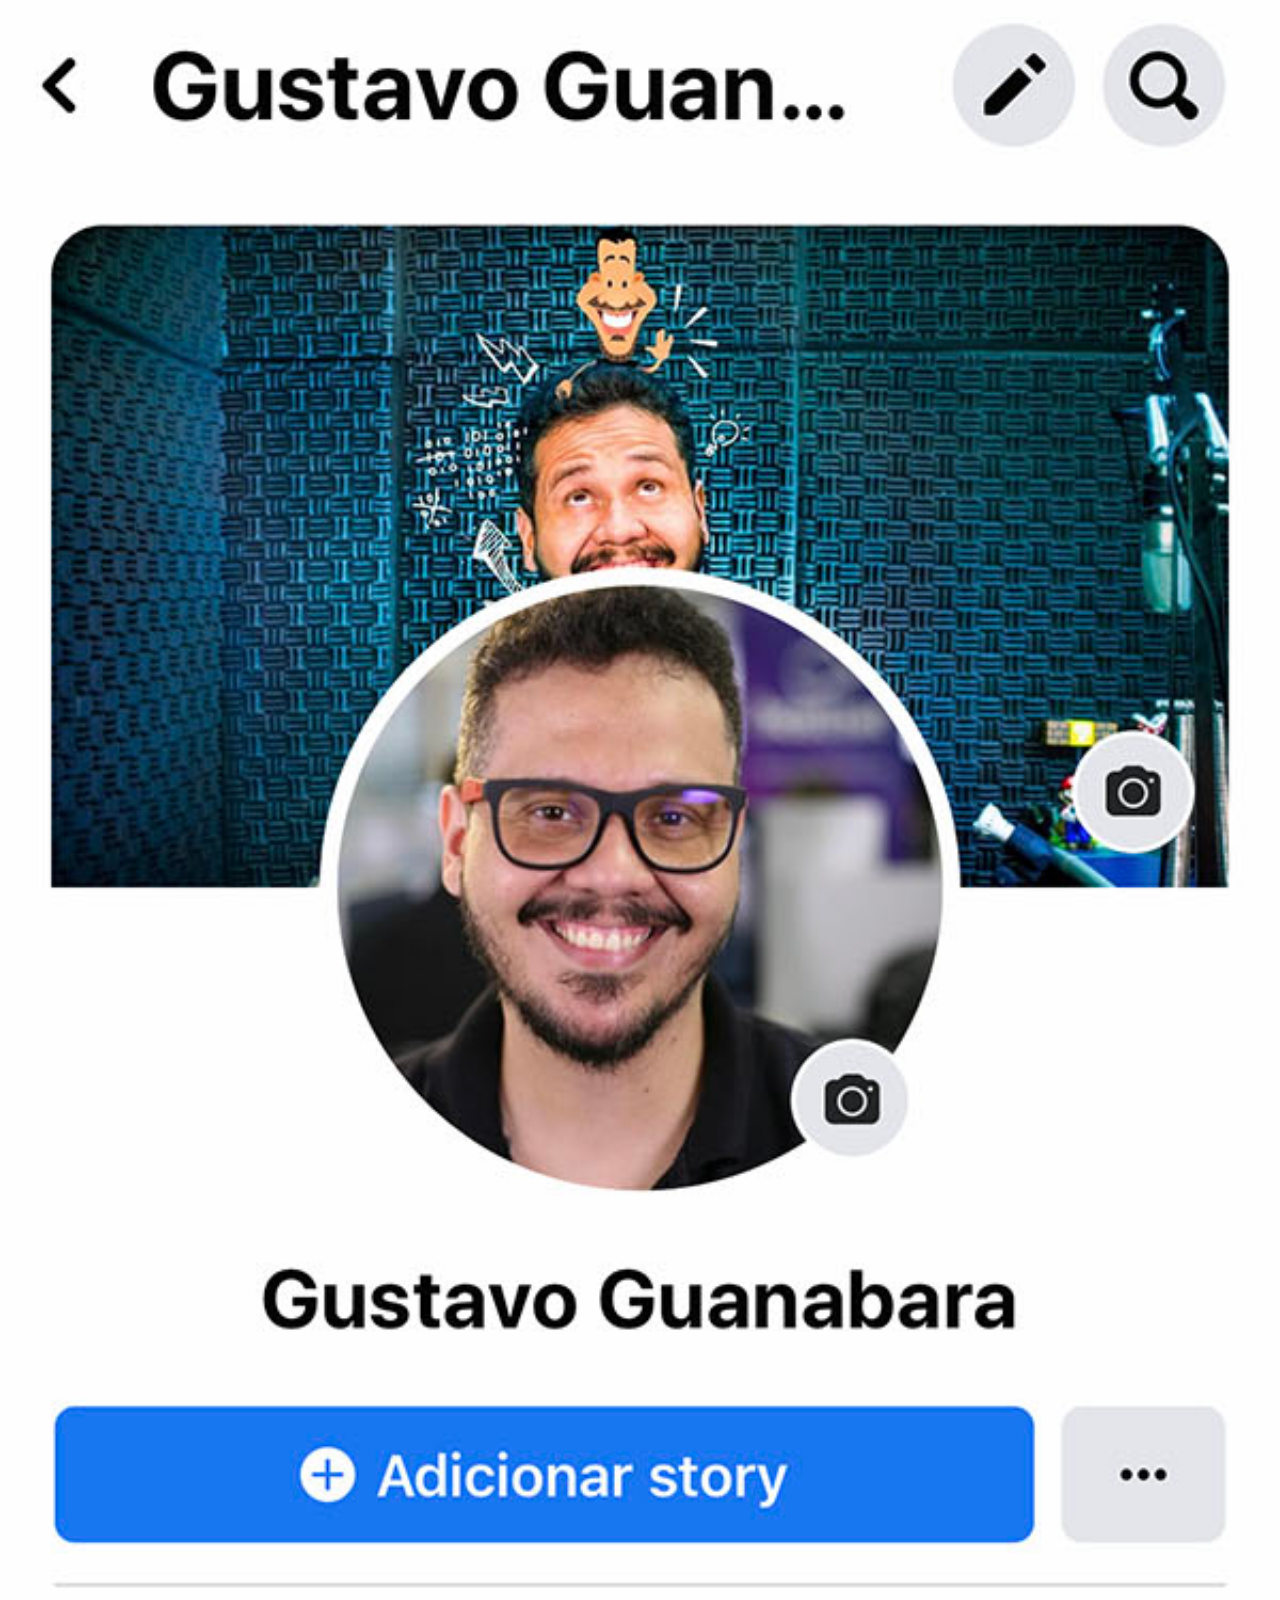
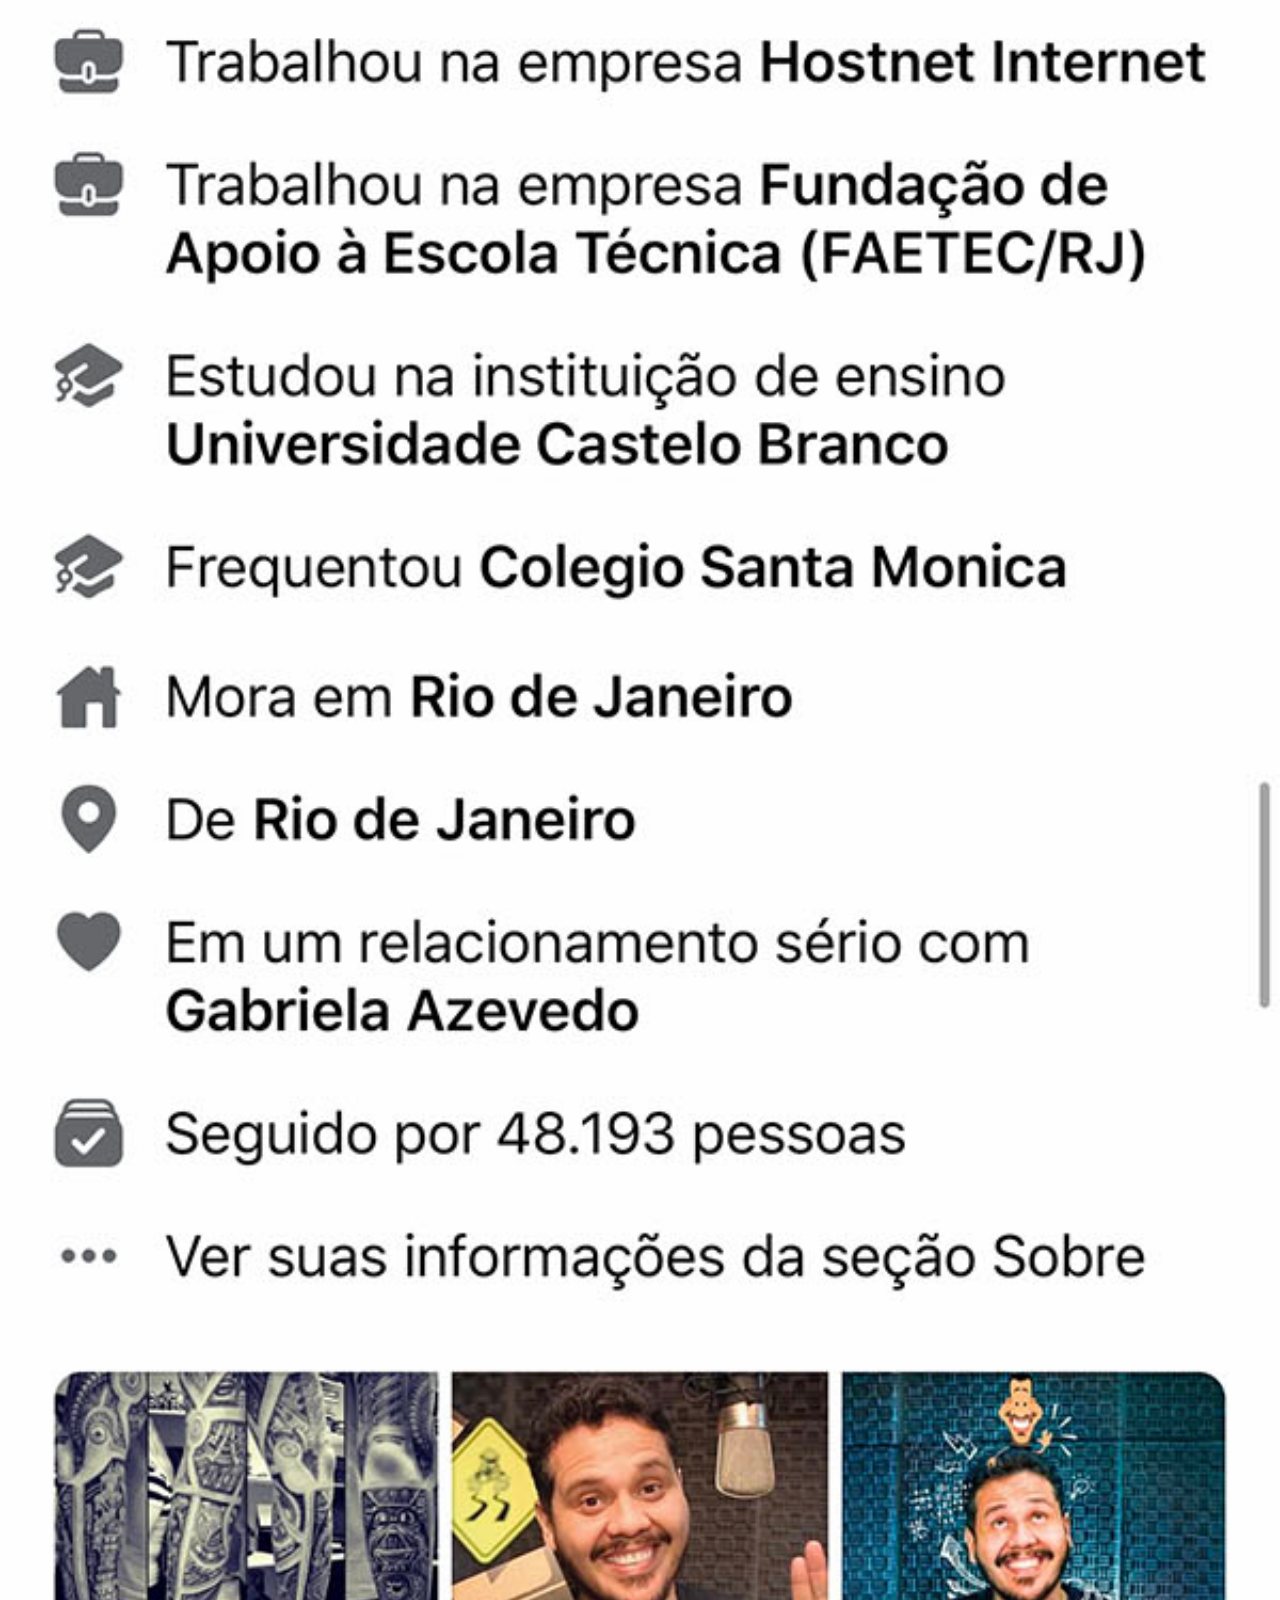
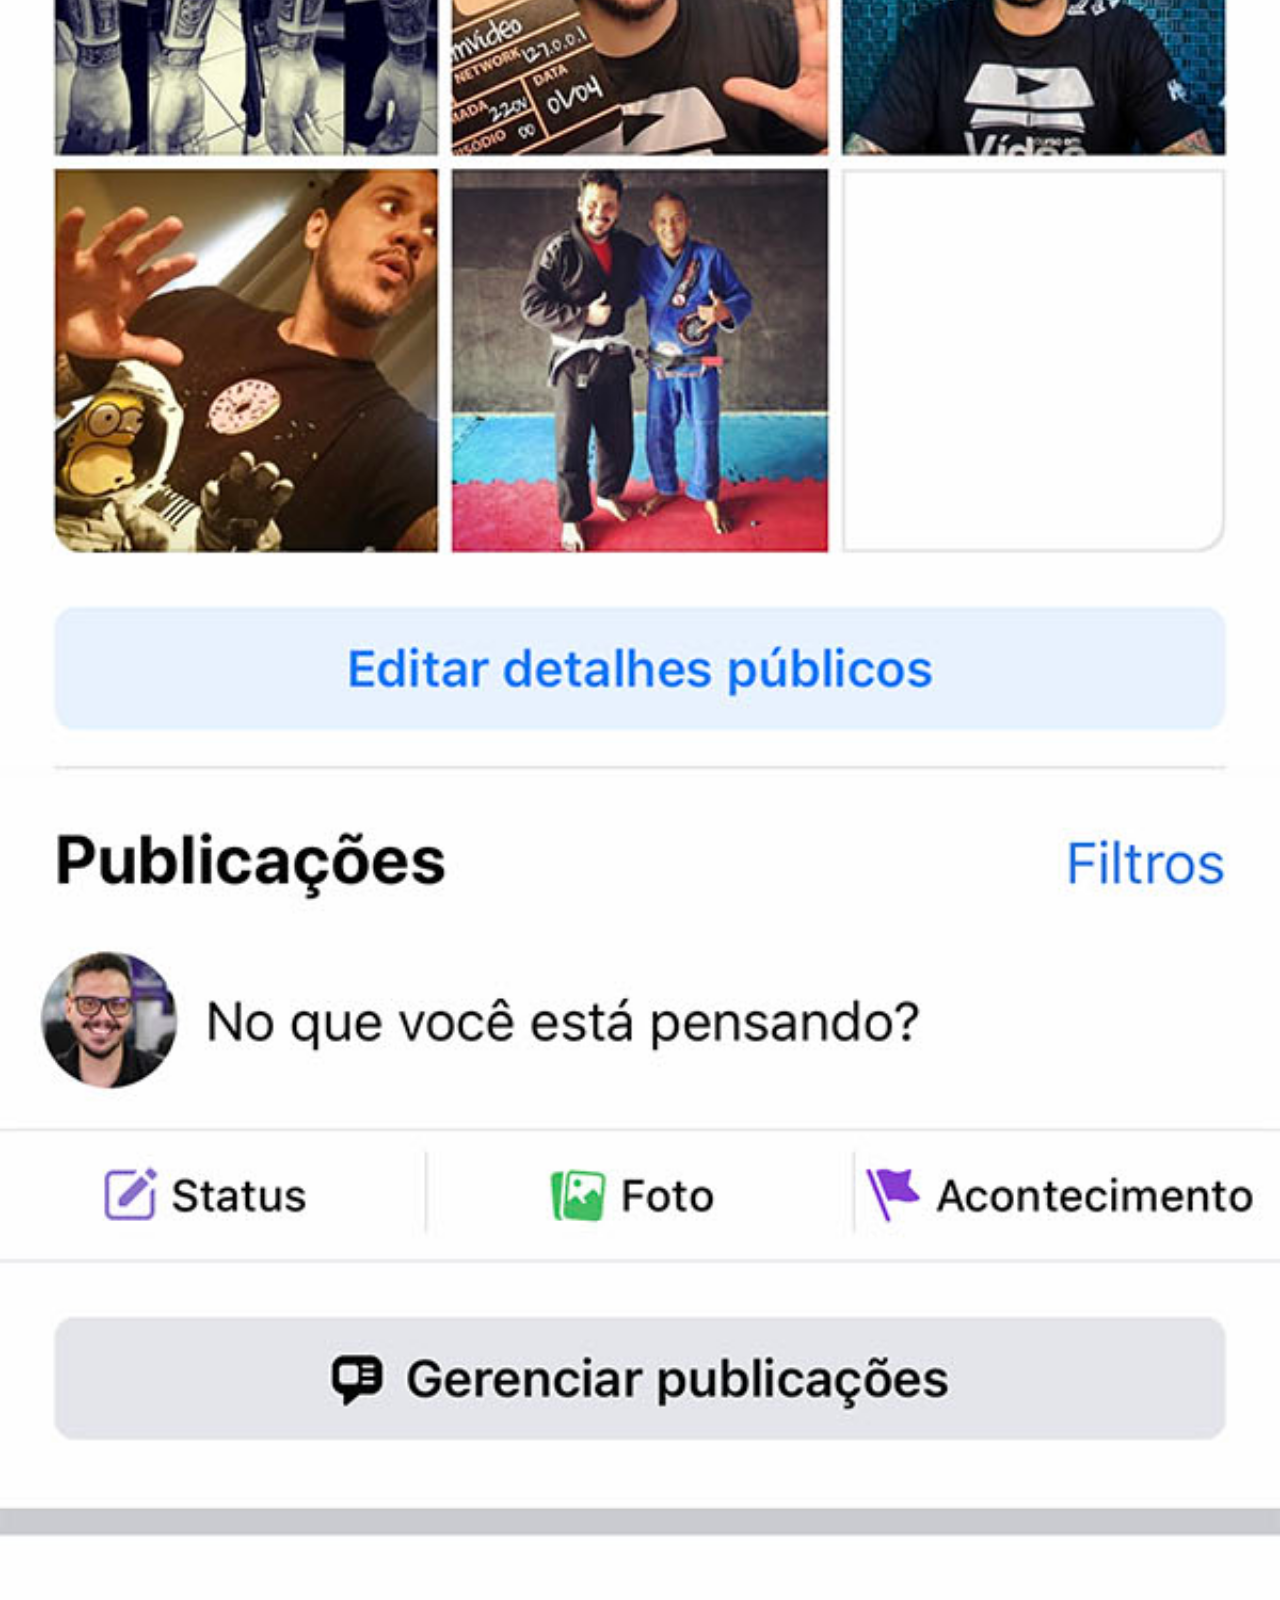
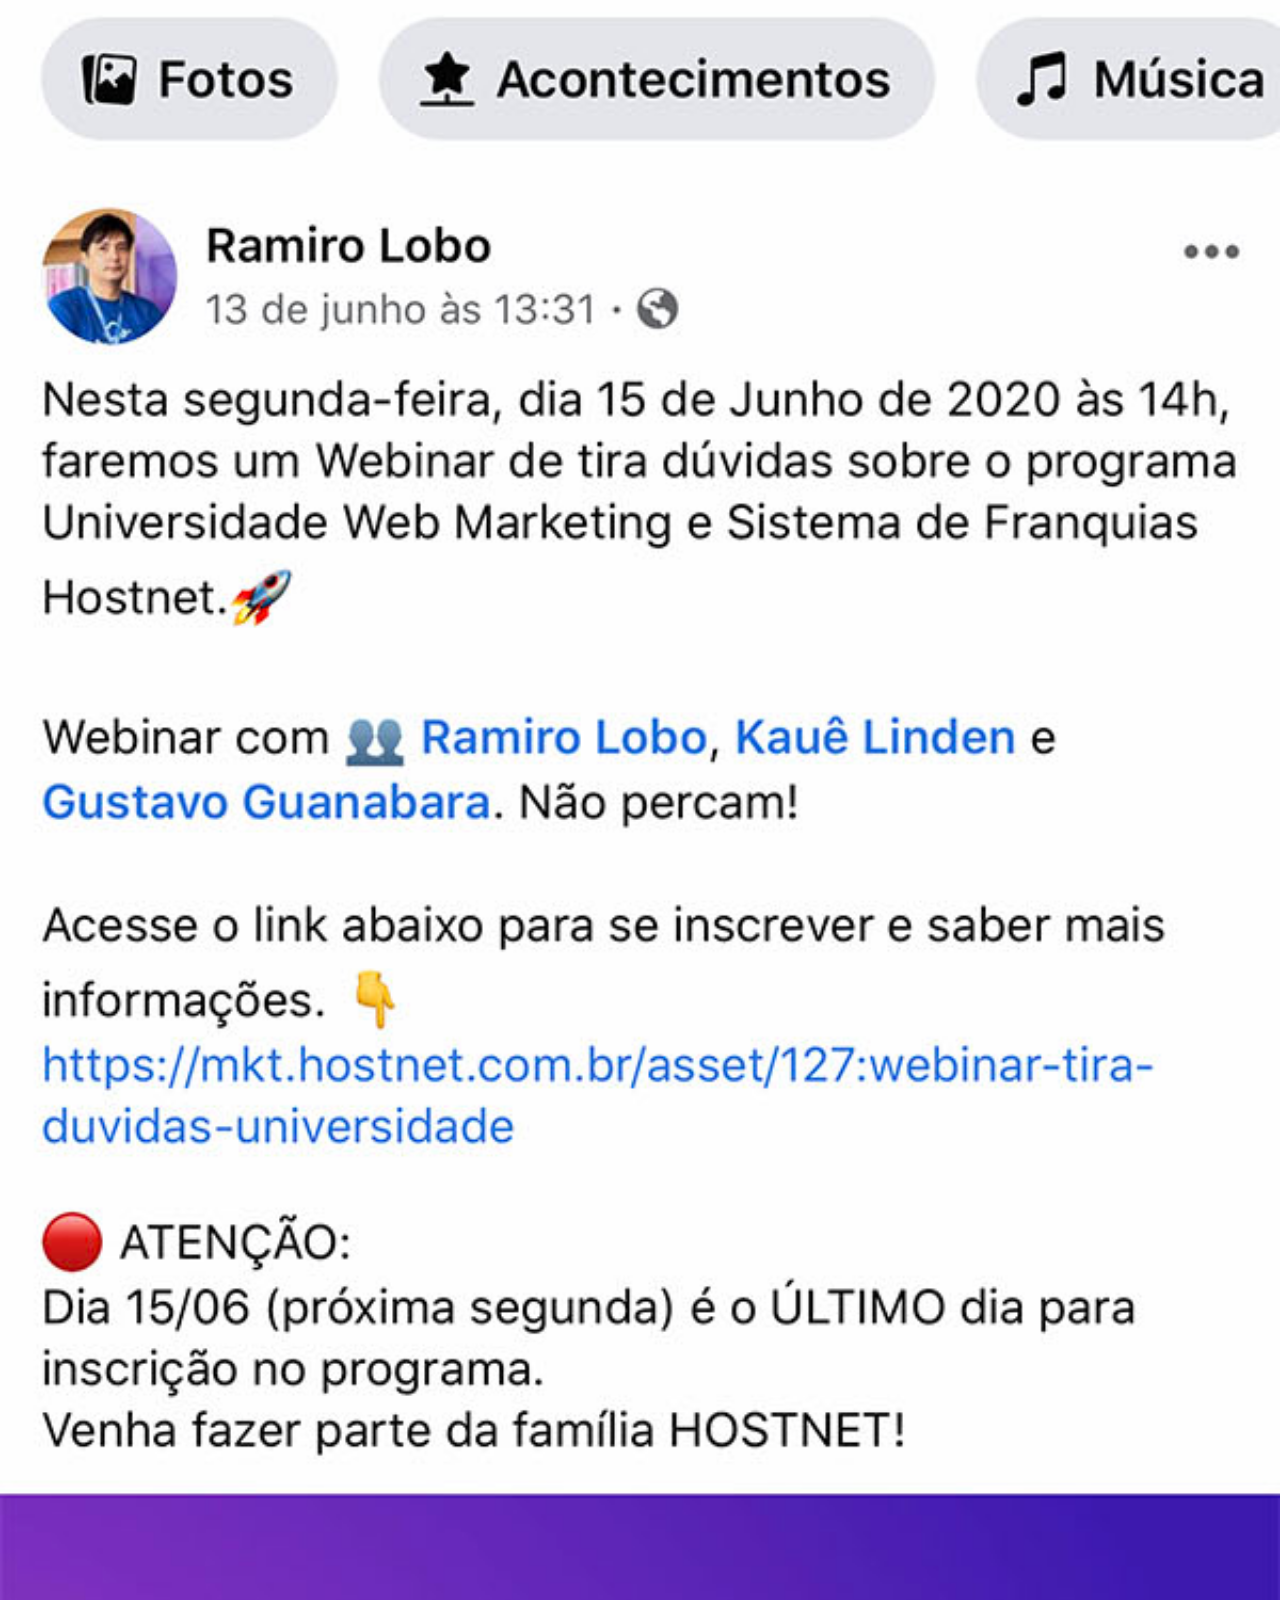
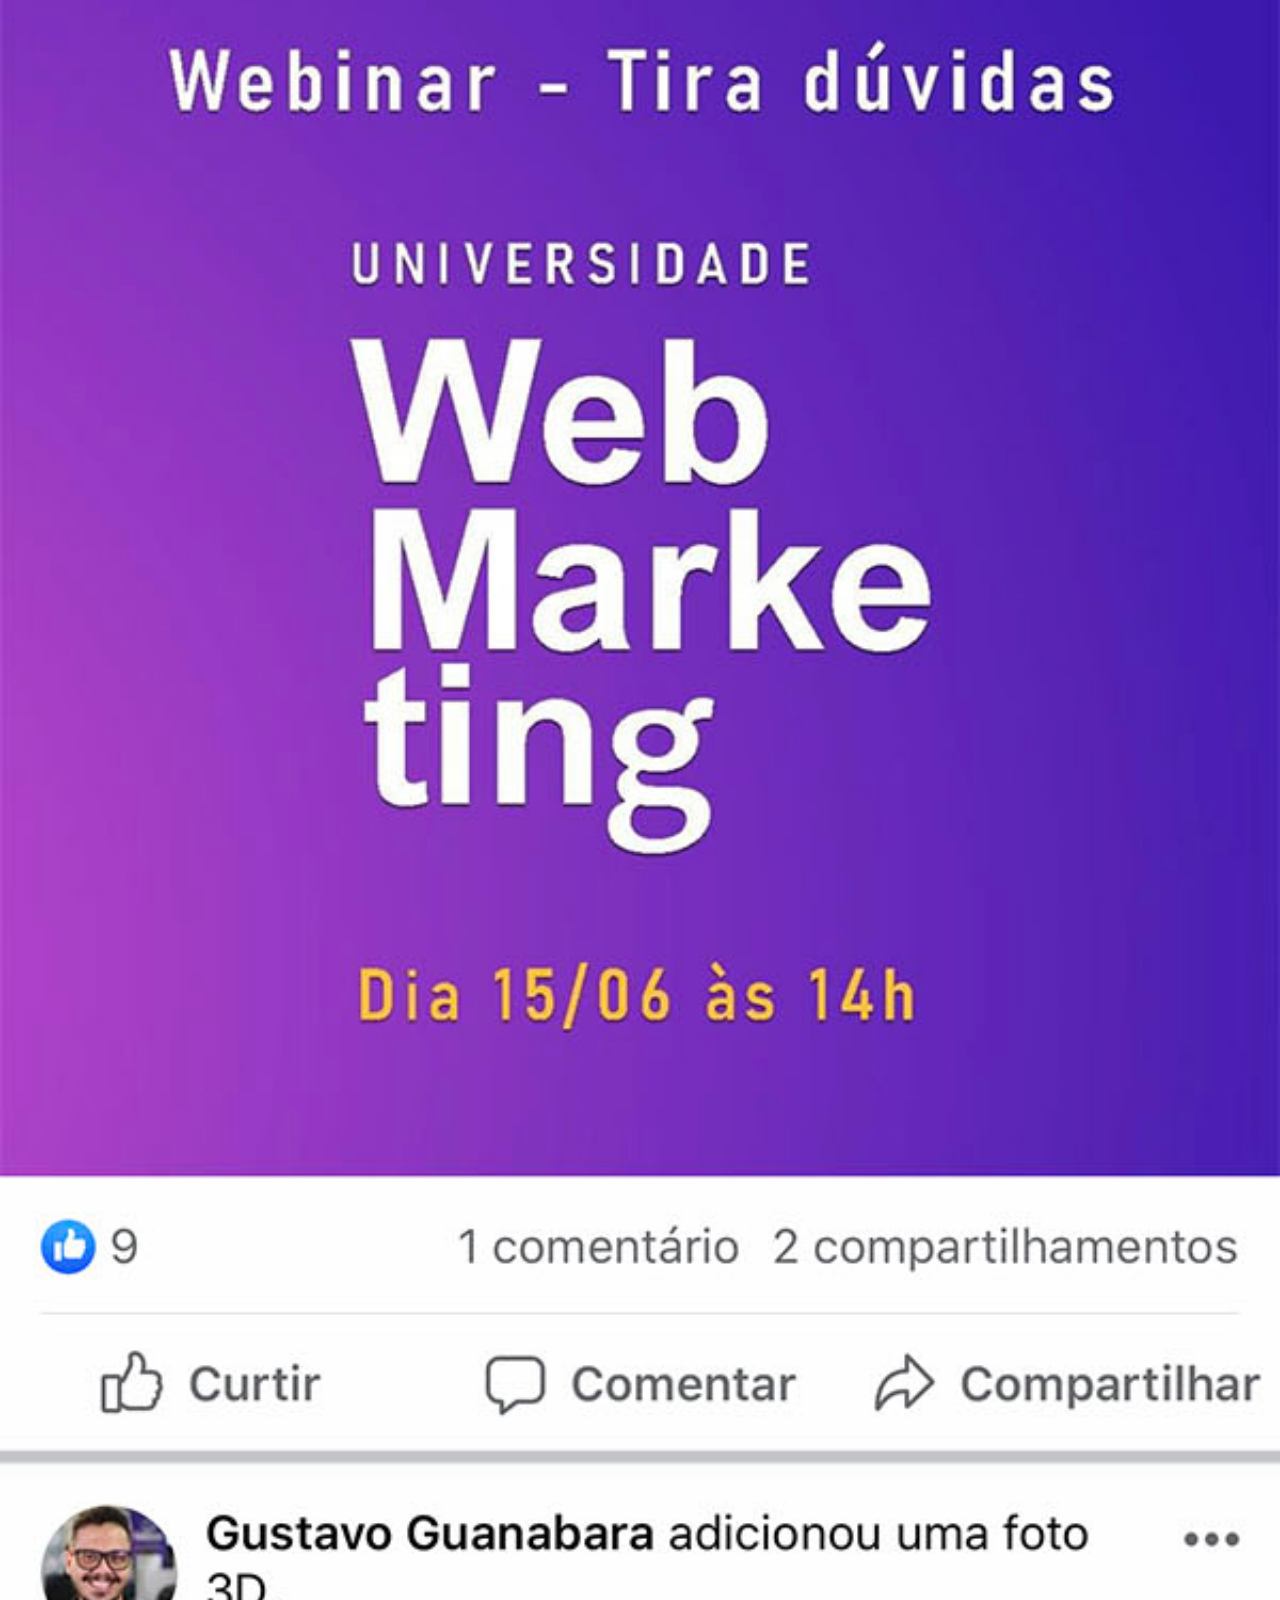
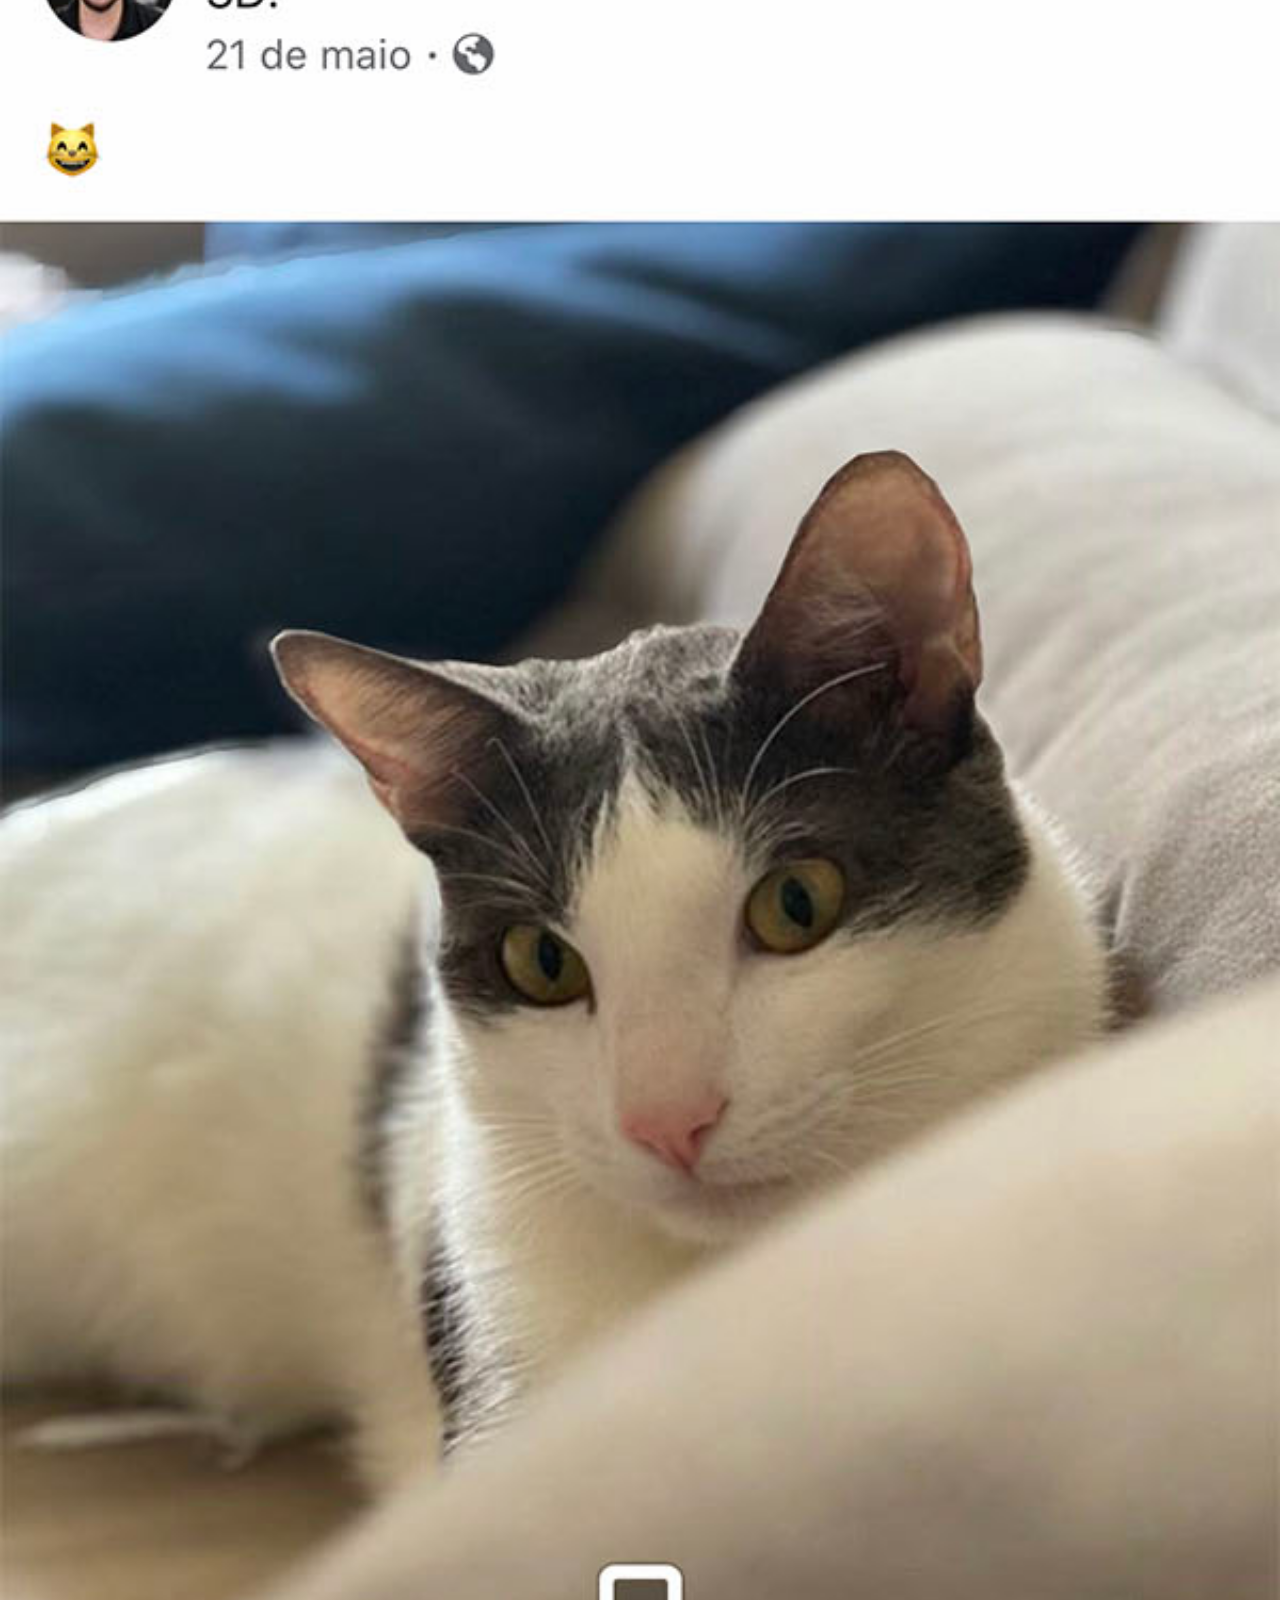
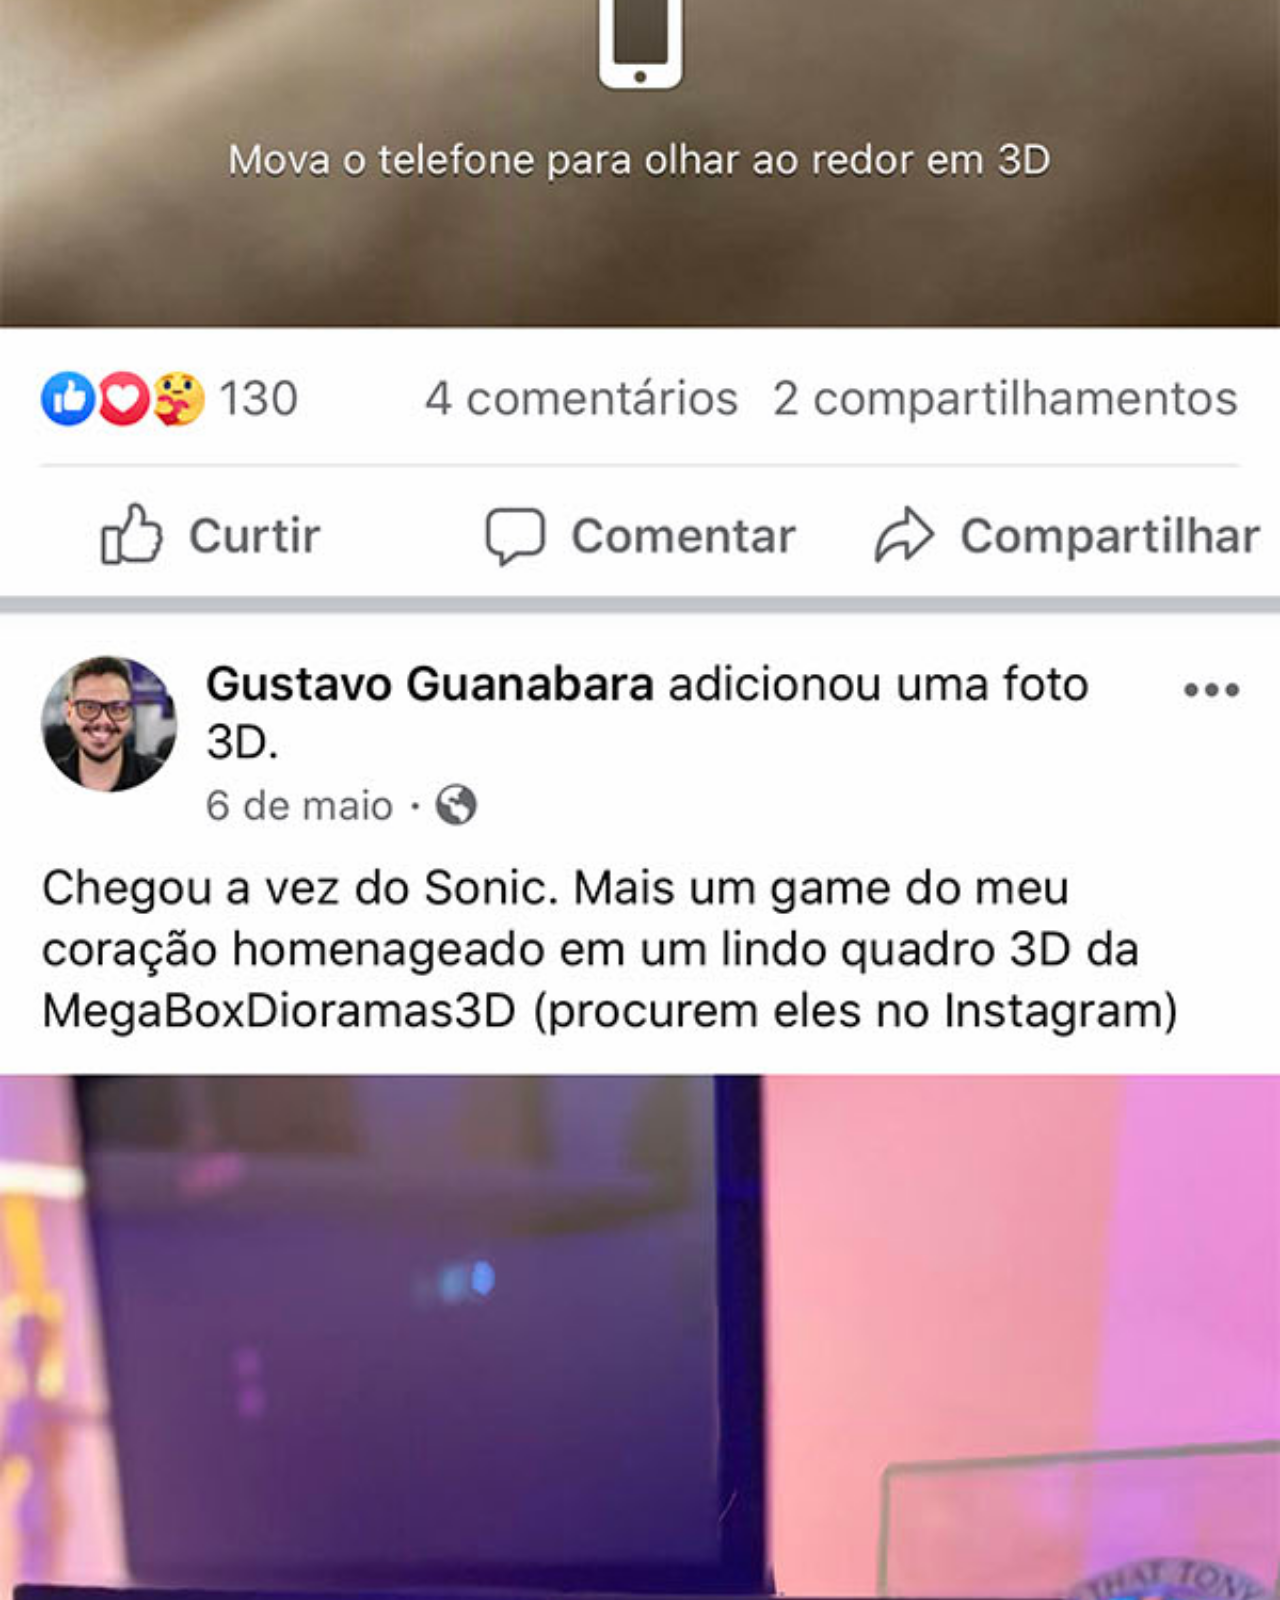
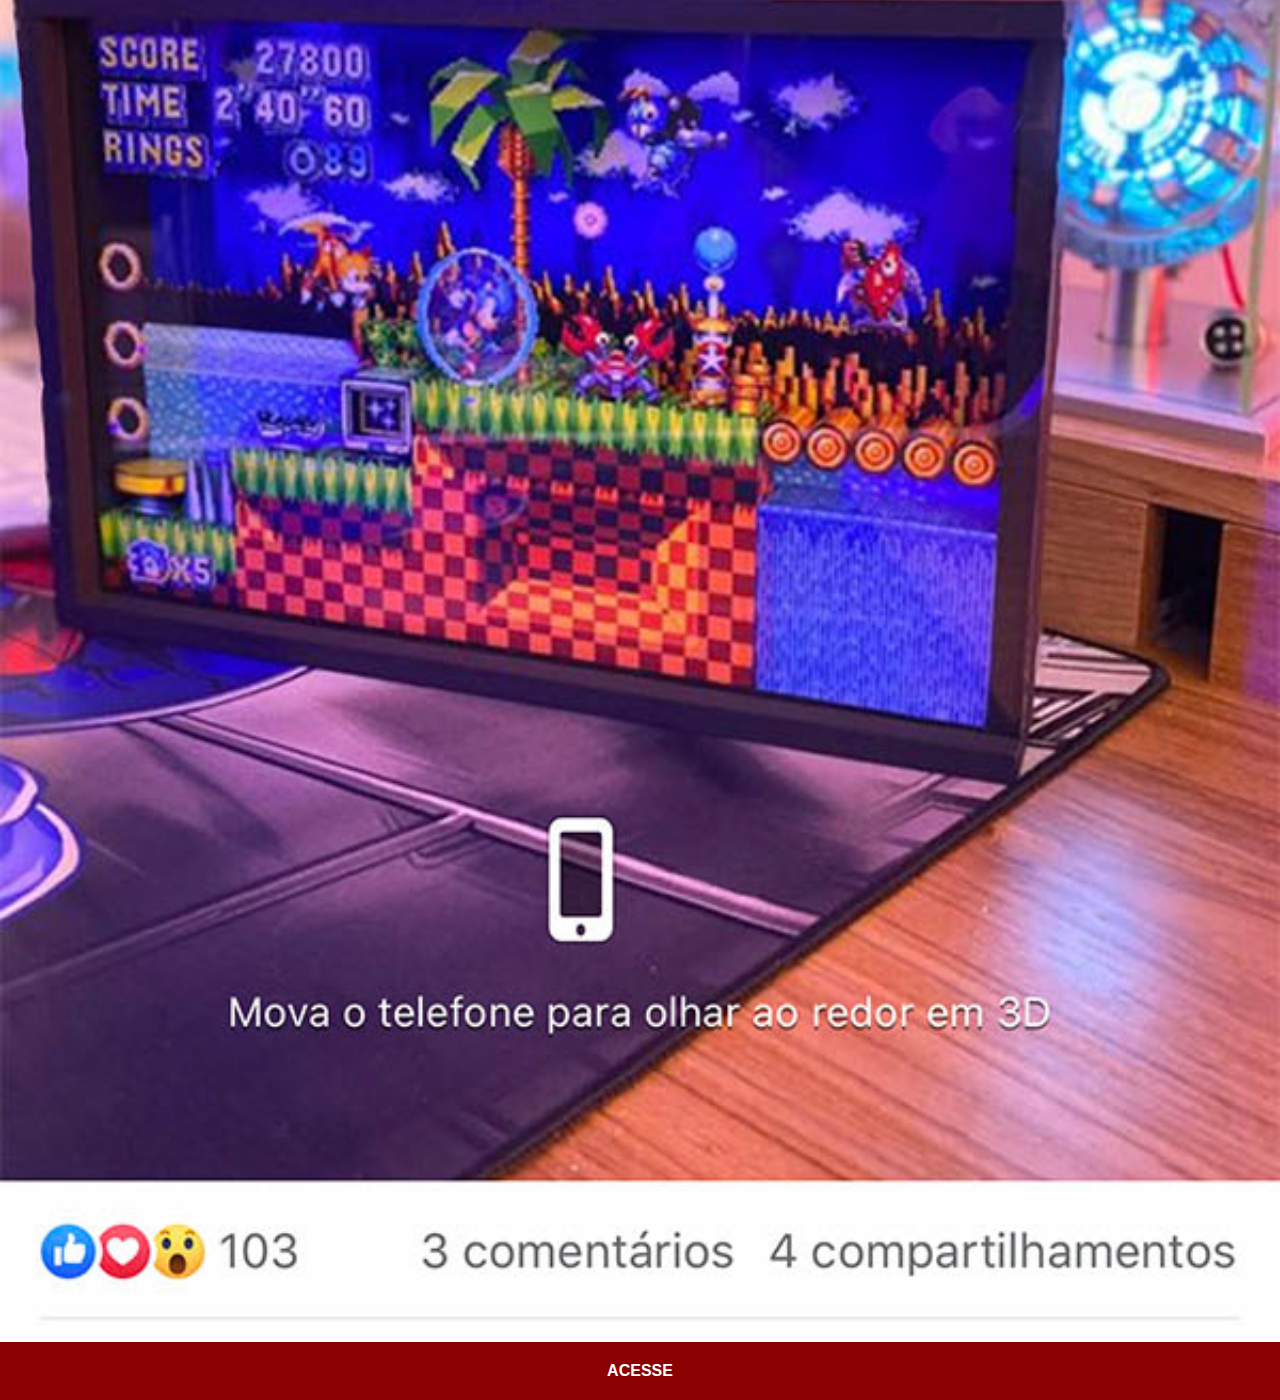
<file: facebook.html>
<!DOCTYPE html>
<html lang="pt-br">
<head>
    <meta charset="UTF-8">
    <meta http-equiv="X-UA-Compatible" content="IE=edge">
    <meta name="viewport" content="width=device-width, initial-scale=1.0">
    <title>Facebook</title>
    <link rel="stylesheet" href="estilos/social.css">
</head>
<body>
    <img src="imagens/tela-facebook.jpg" alt="">
    <a href="#" target="_blank">ACESSE</a>
</body>
</html>
</file>
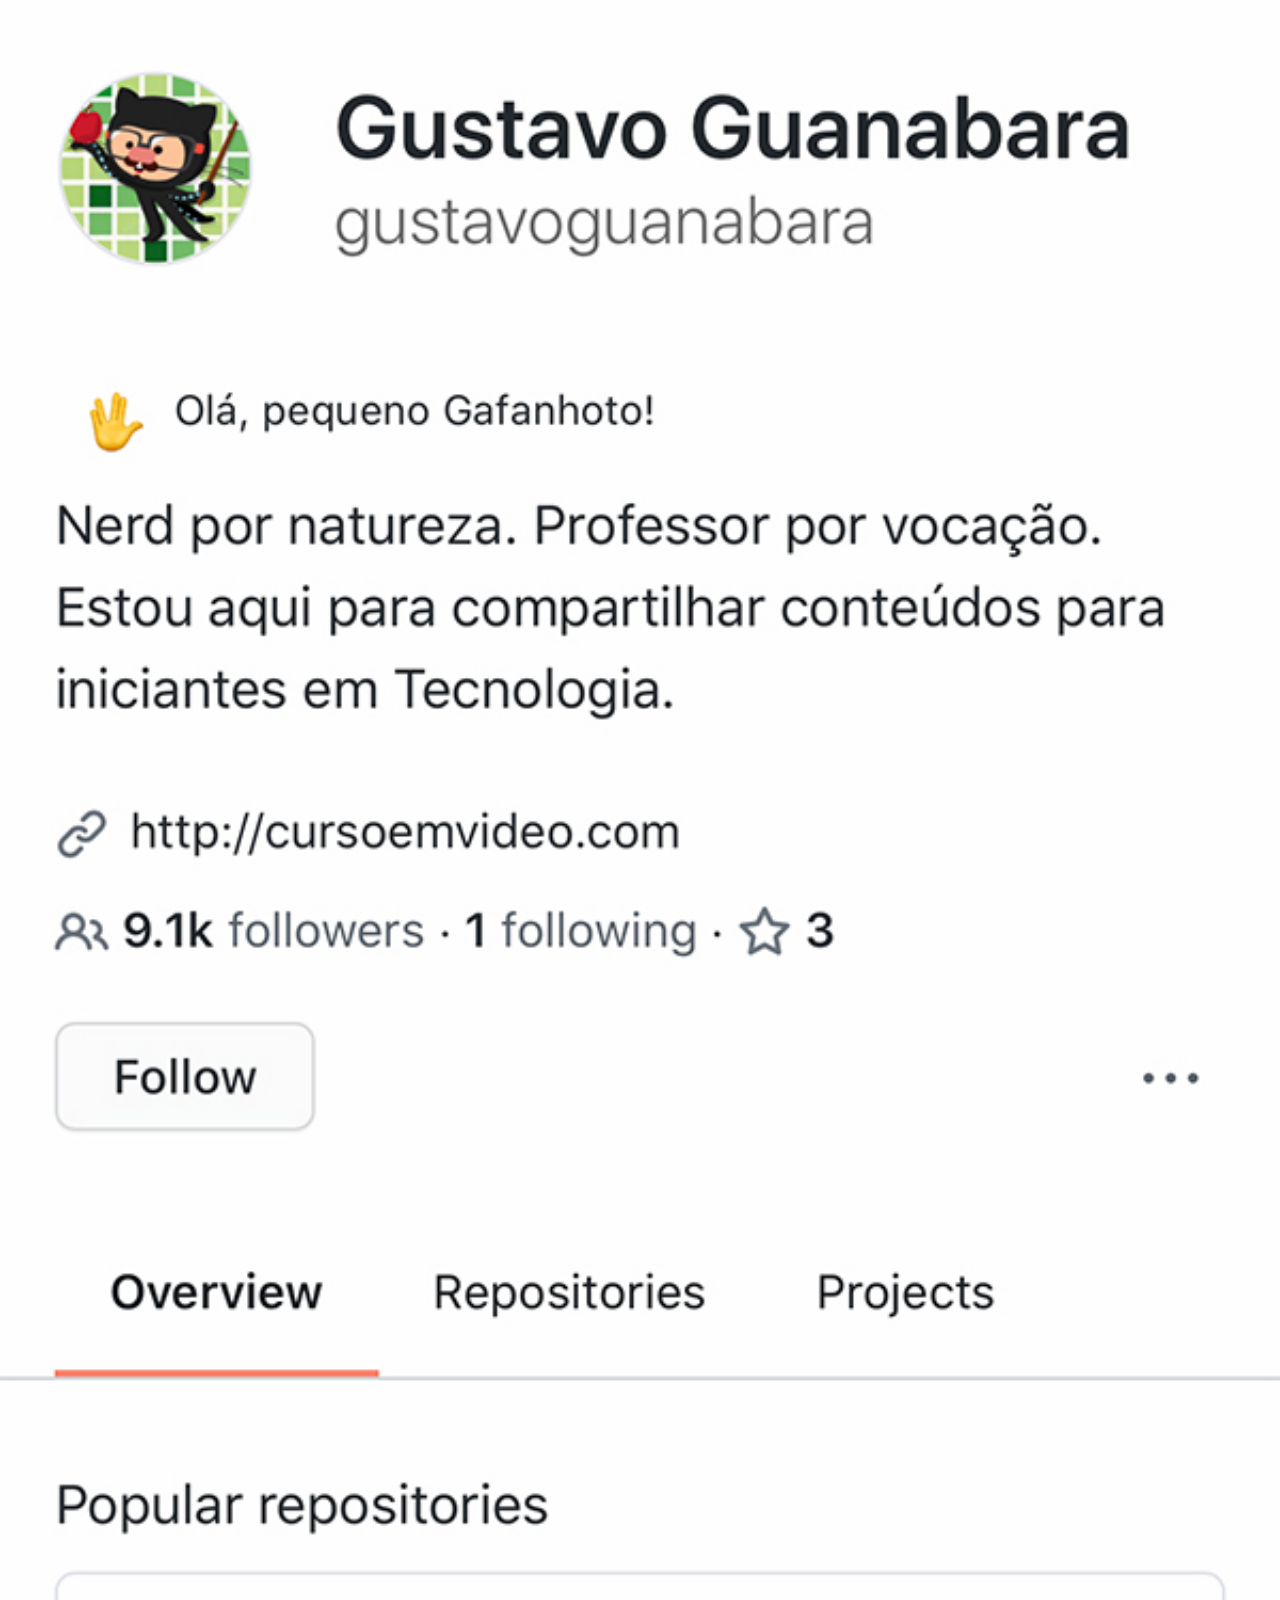
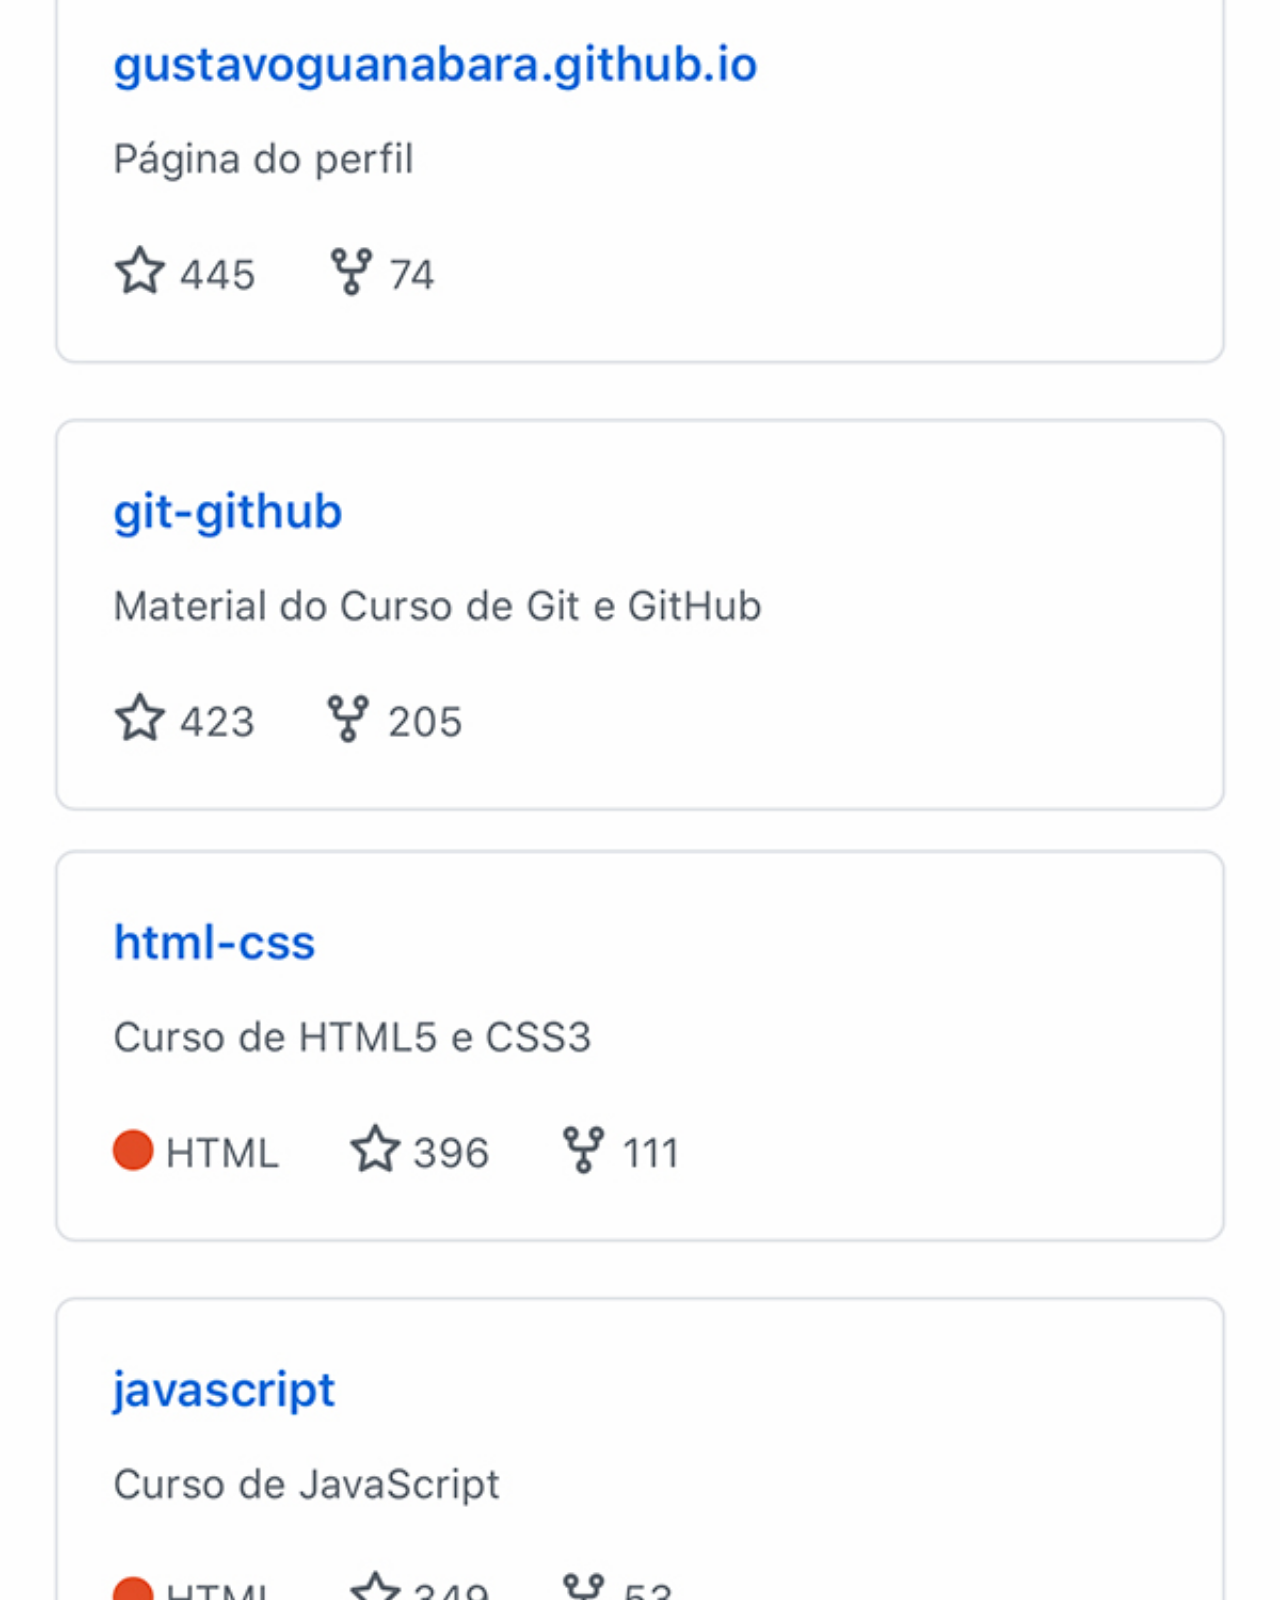
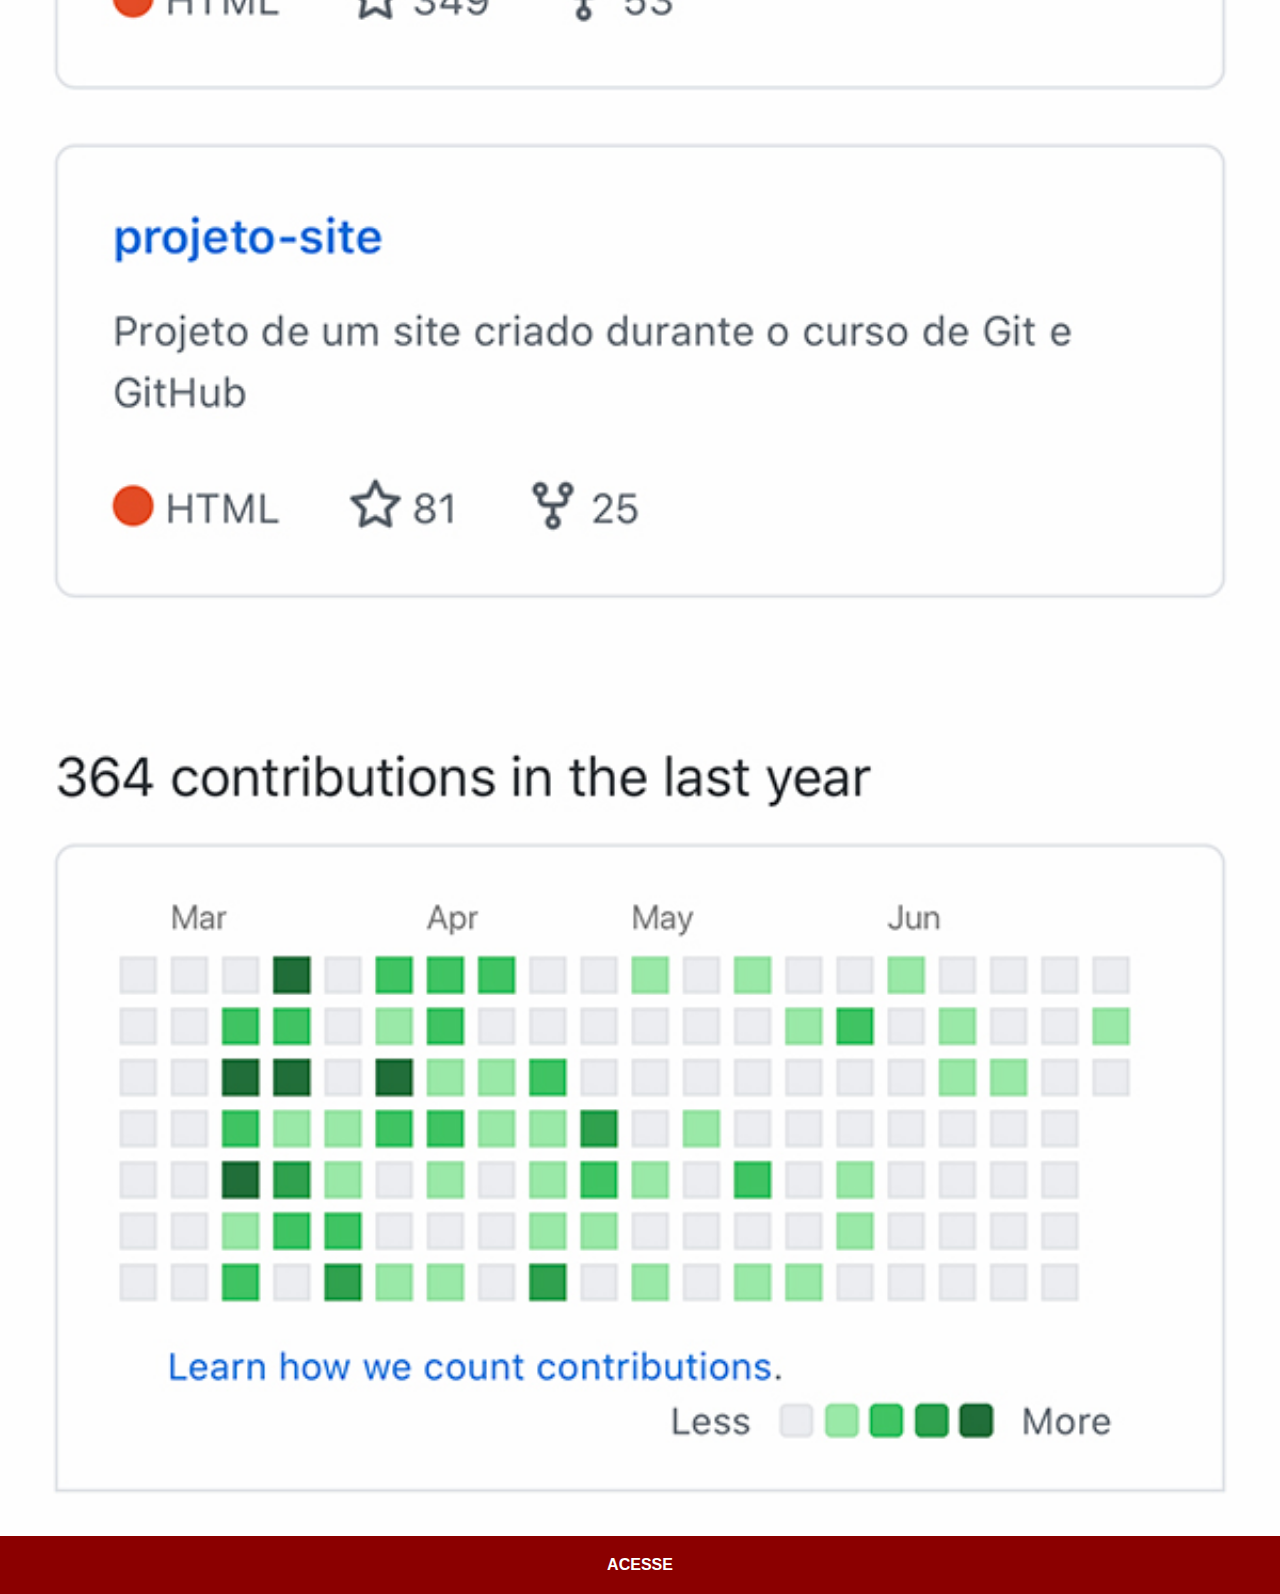
<file: github.html>
<!DOCTYPE html>
<html lang="pt-br">
<head>
    <meta charset="UTF-8">
    <meta http-equiv="X-UA-Compatible" content="IE=edge">
    <meta name="viewport" content="width=device-width, initial-scale=1.0">
    <title>GitHub</title>
    <link rel="stylesheet" href="estilos/social.css">
</head>
<body>
    <img src="imagens/tela-github.jpg" alt="">
    <a href="#" target="_blank">ACESSE</a>
</body>
</html>
</file>
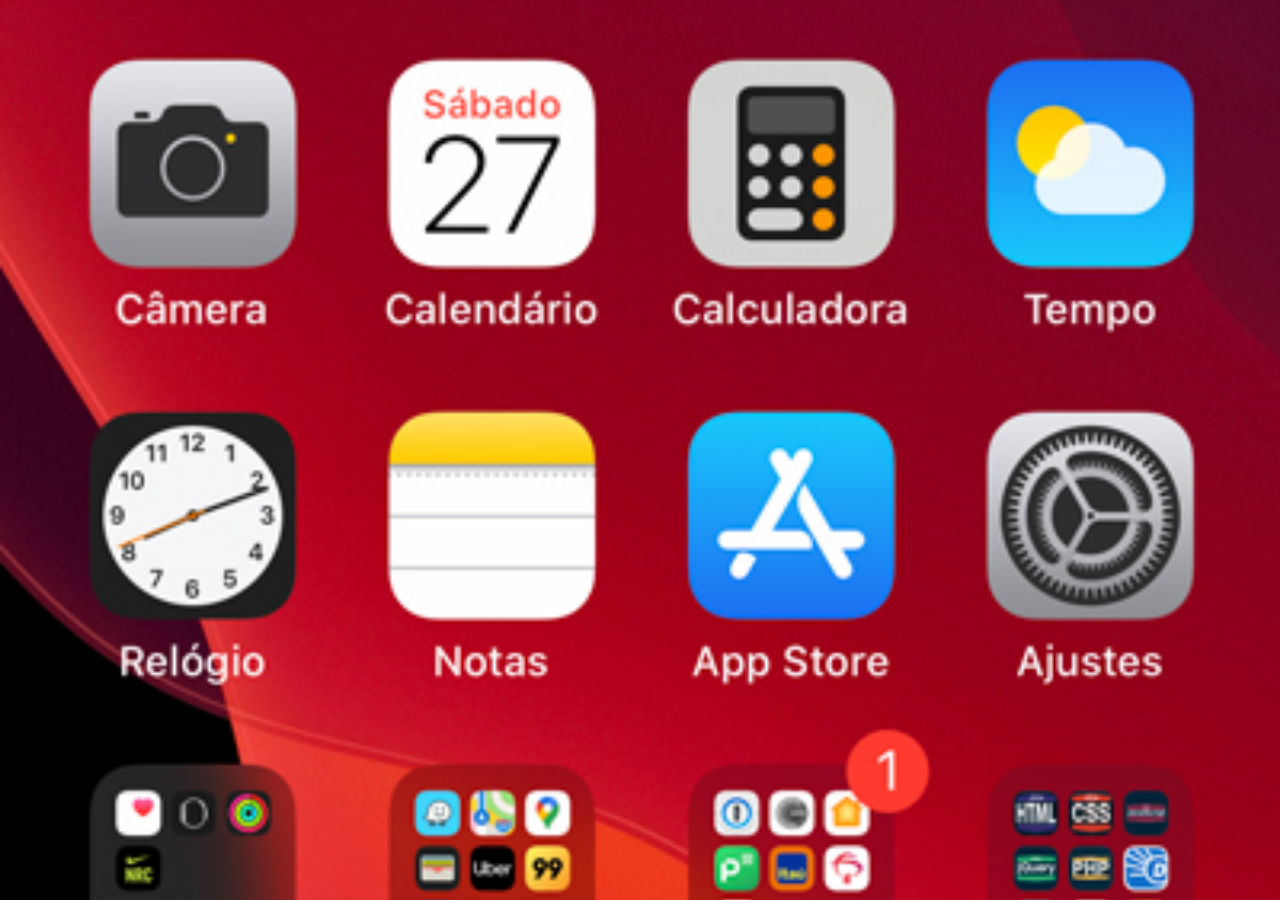
<file: home.html>
<!DOCTYPE html>
<html lang="en">
<head>
    <meta charset="UTF-8">
    <meta http-equiv="X-UA-Compatible" content="IE=edge">
    <meta name="viewport" content="width=device-width, initial-scale=1.0">
    <title>Document</title>
</head>
<style>
    *{
        margin: 0%;
        padding: 0%;
    }
    body{
        width: 100vw;
        height: 100vh;
        background: black url(imagens/tela-home.jpg) no-repeat top center;
        background-size: cover;
    }
</style>
<body>
    
</body>
</html>
</file>
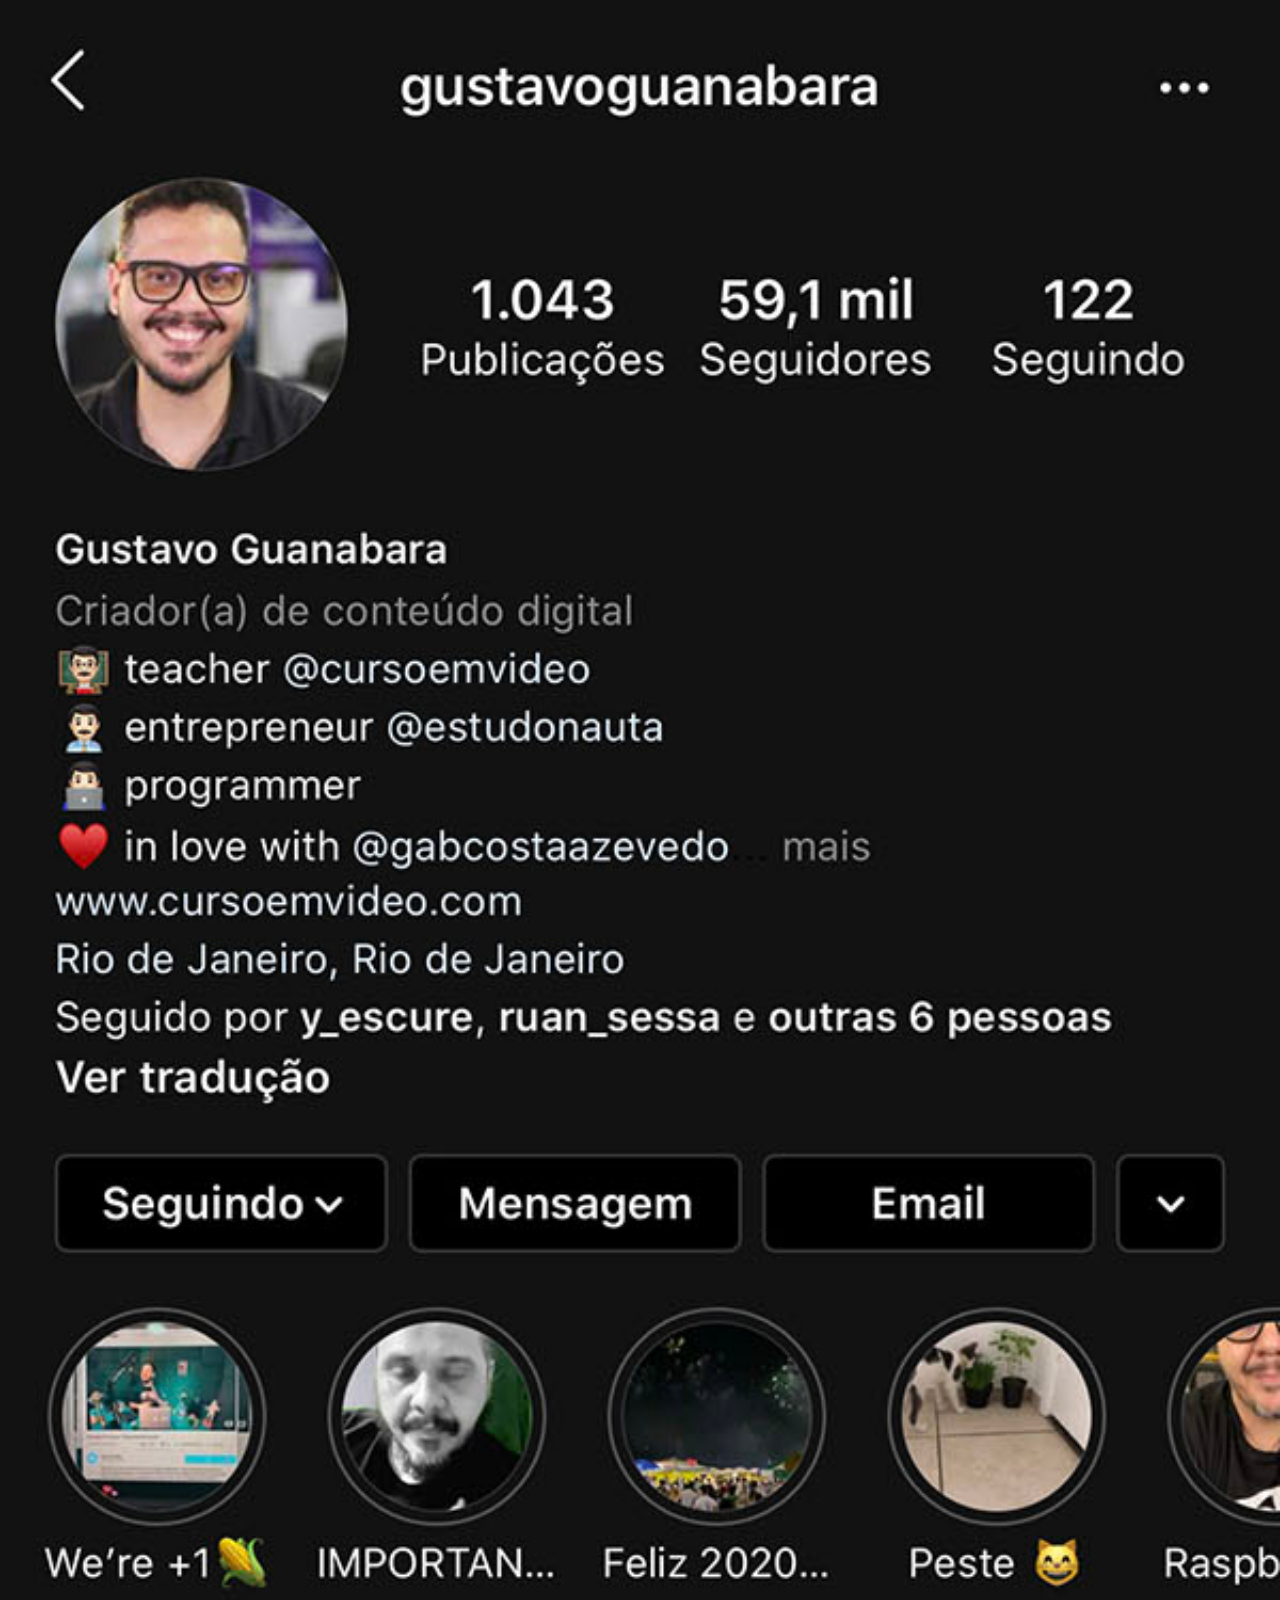
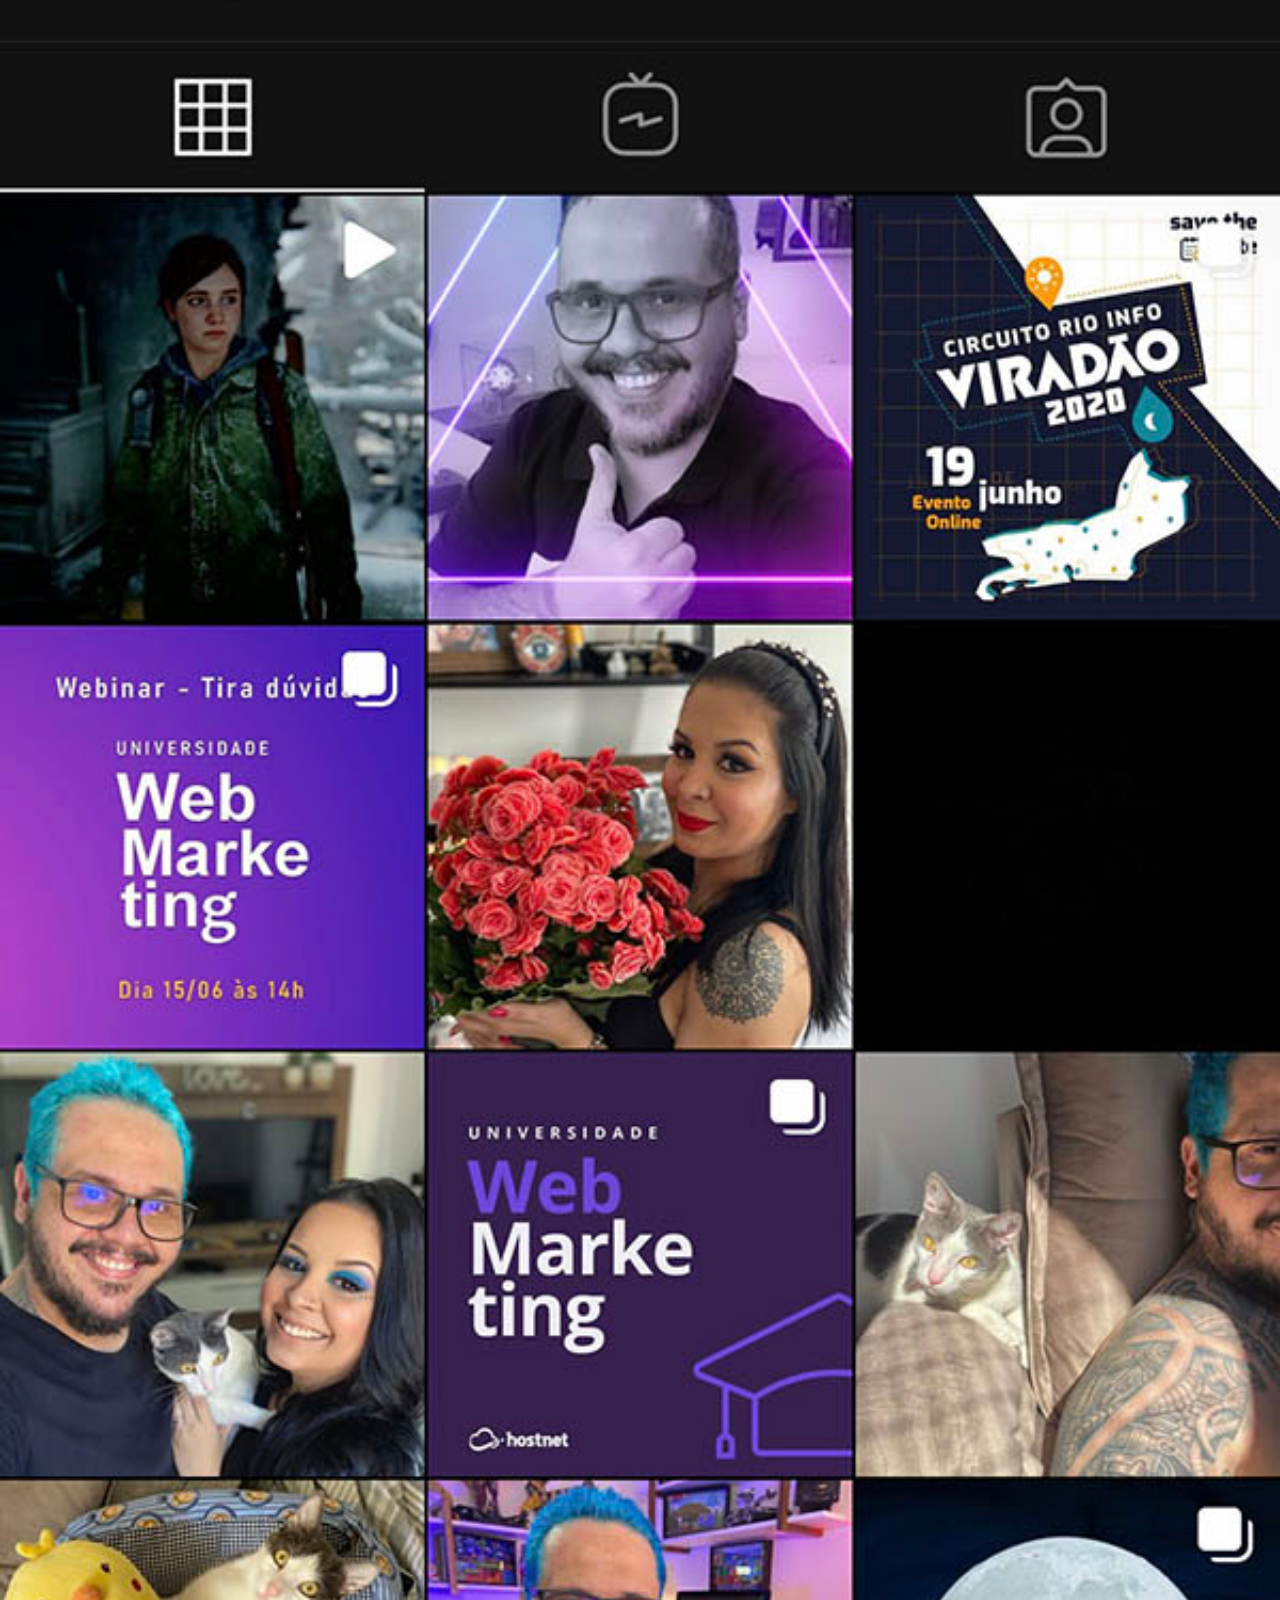
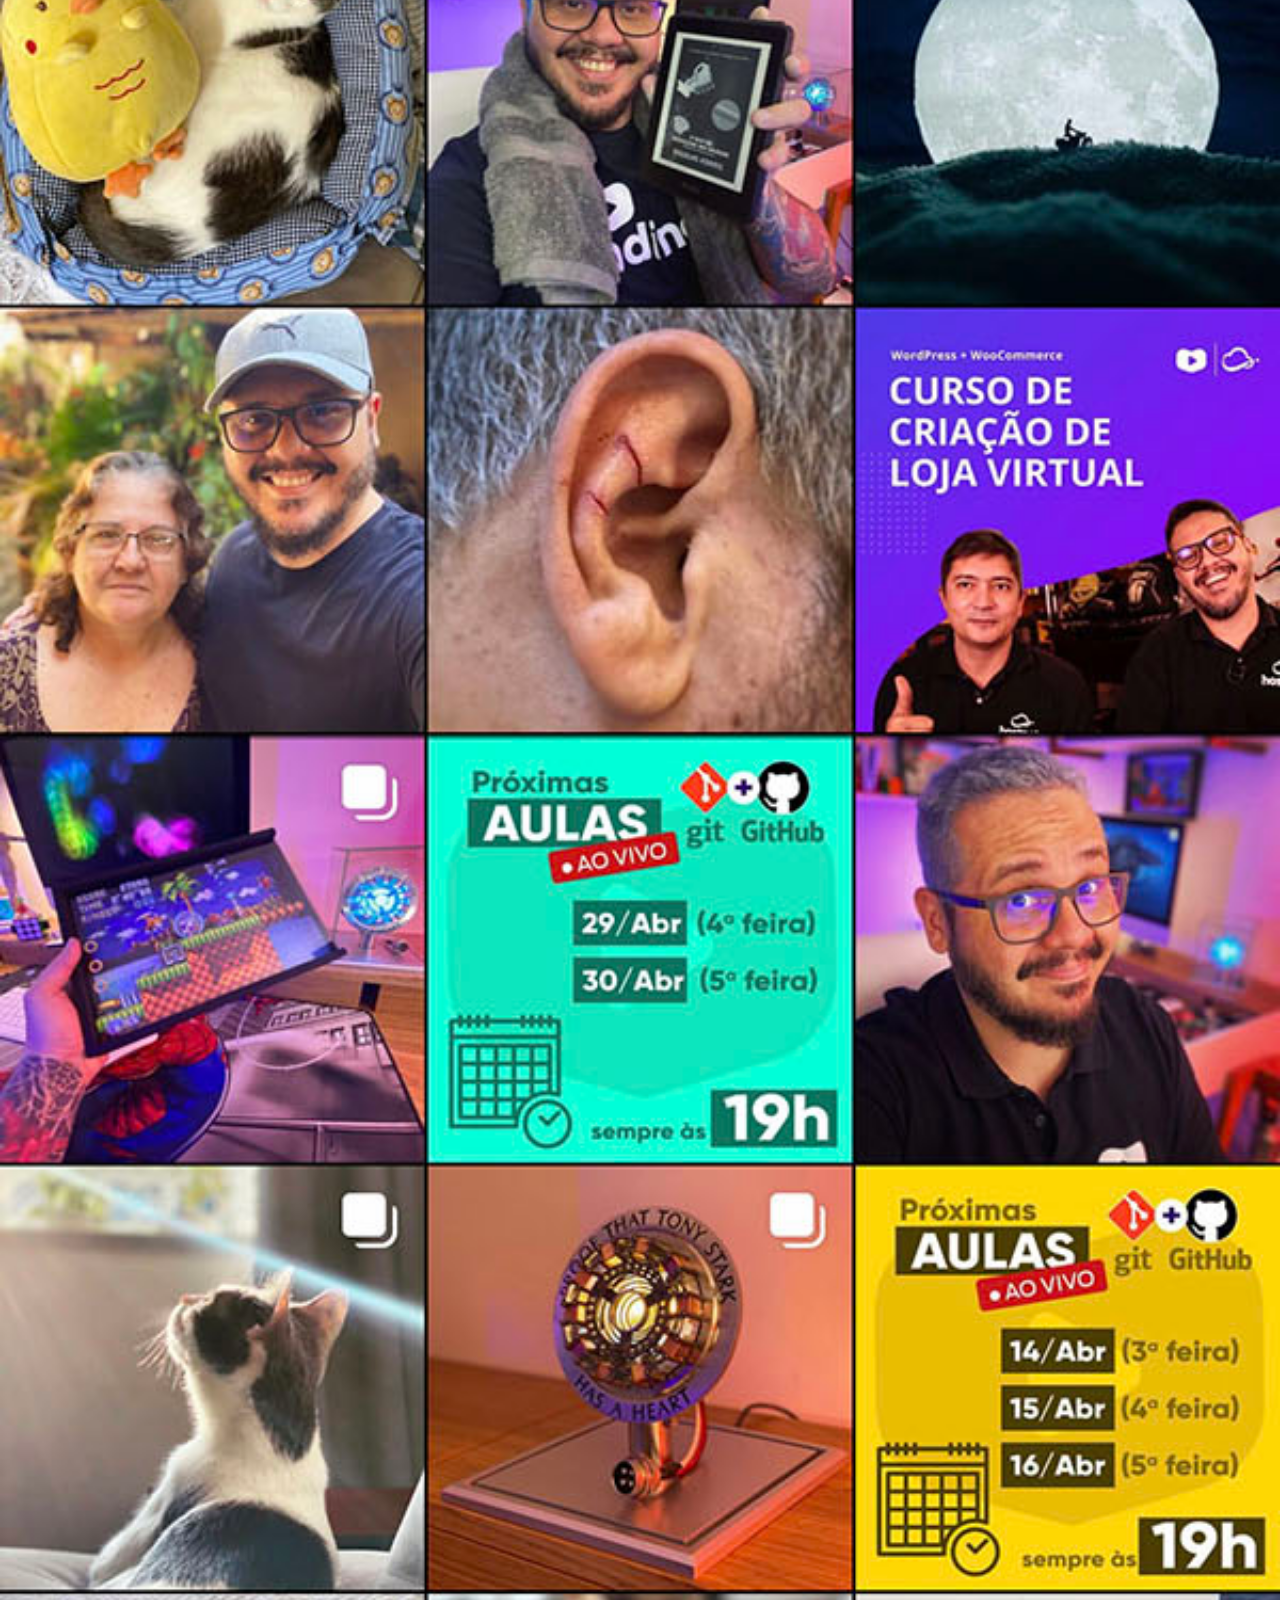
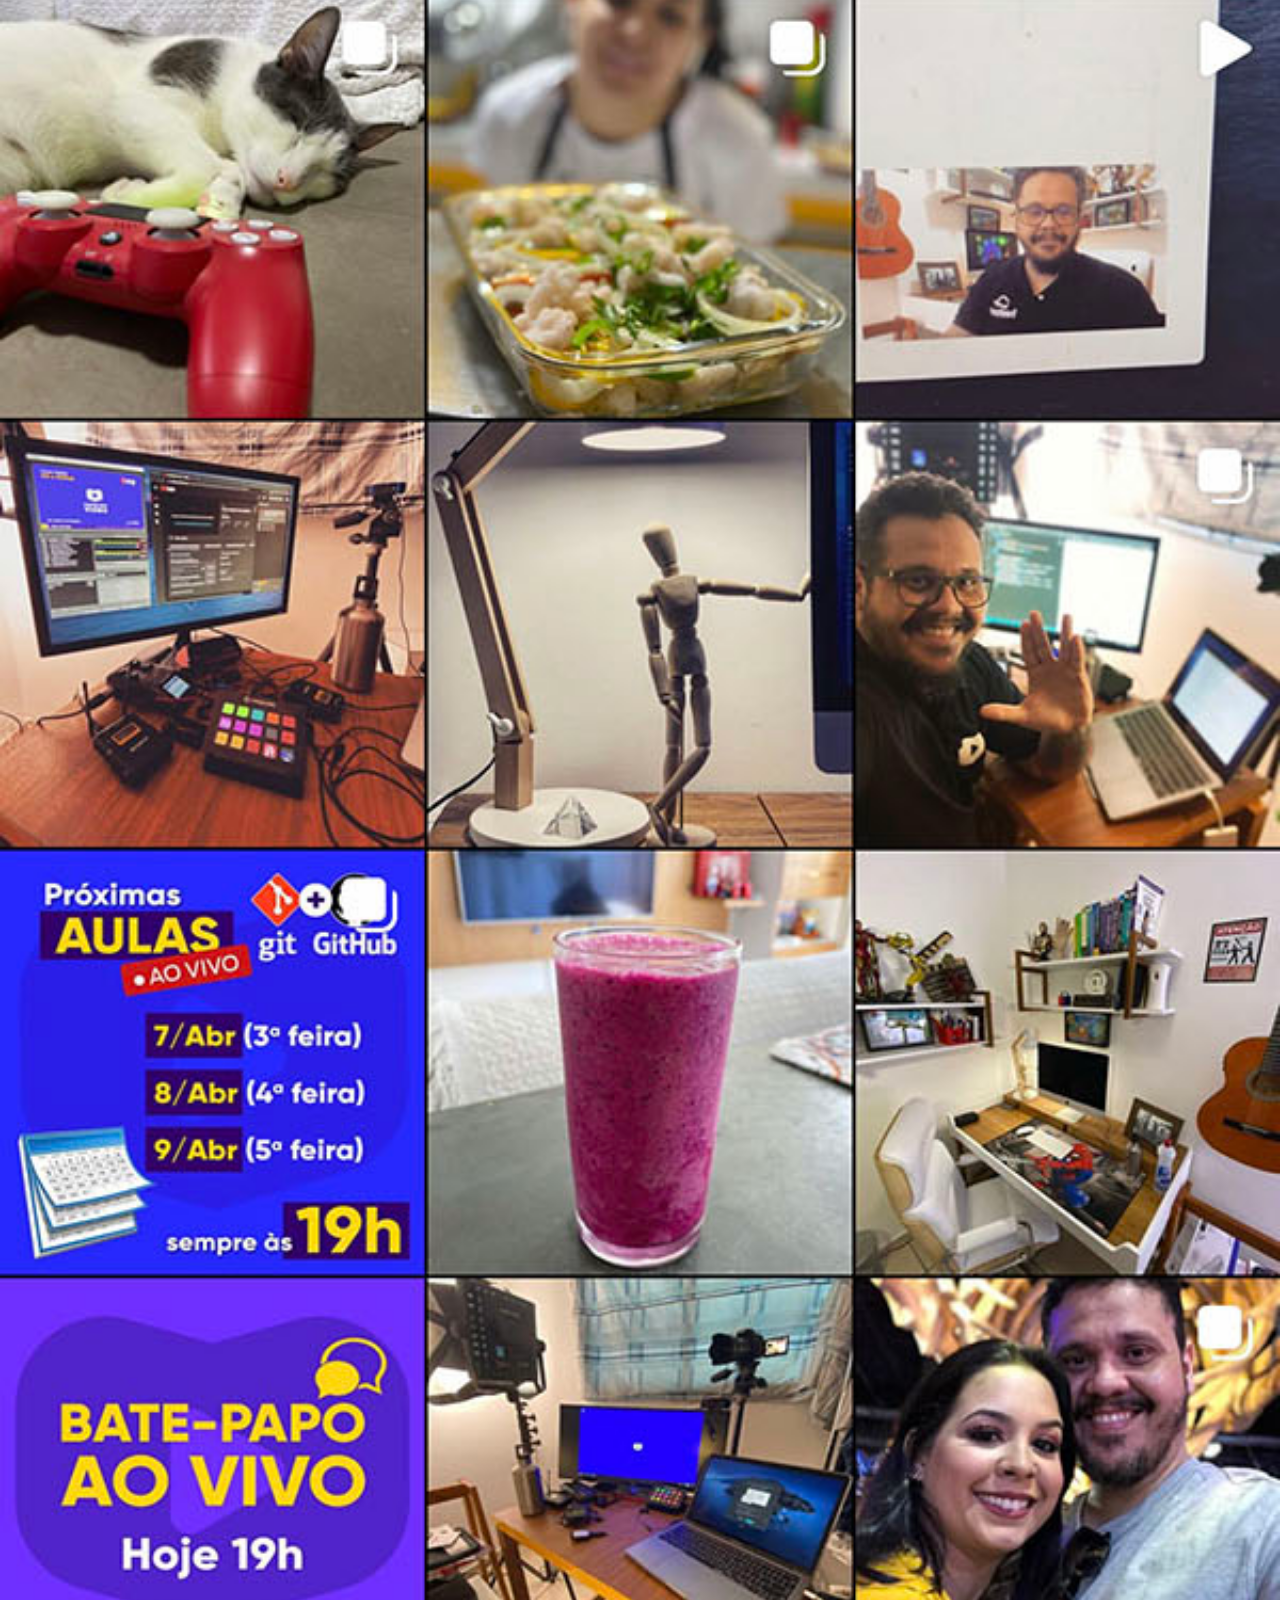
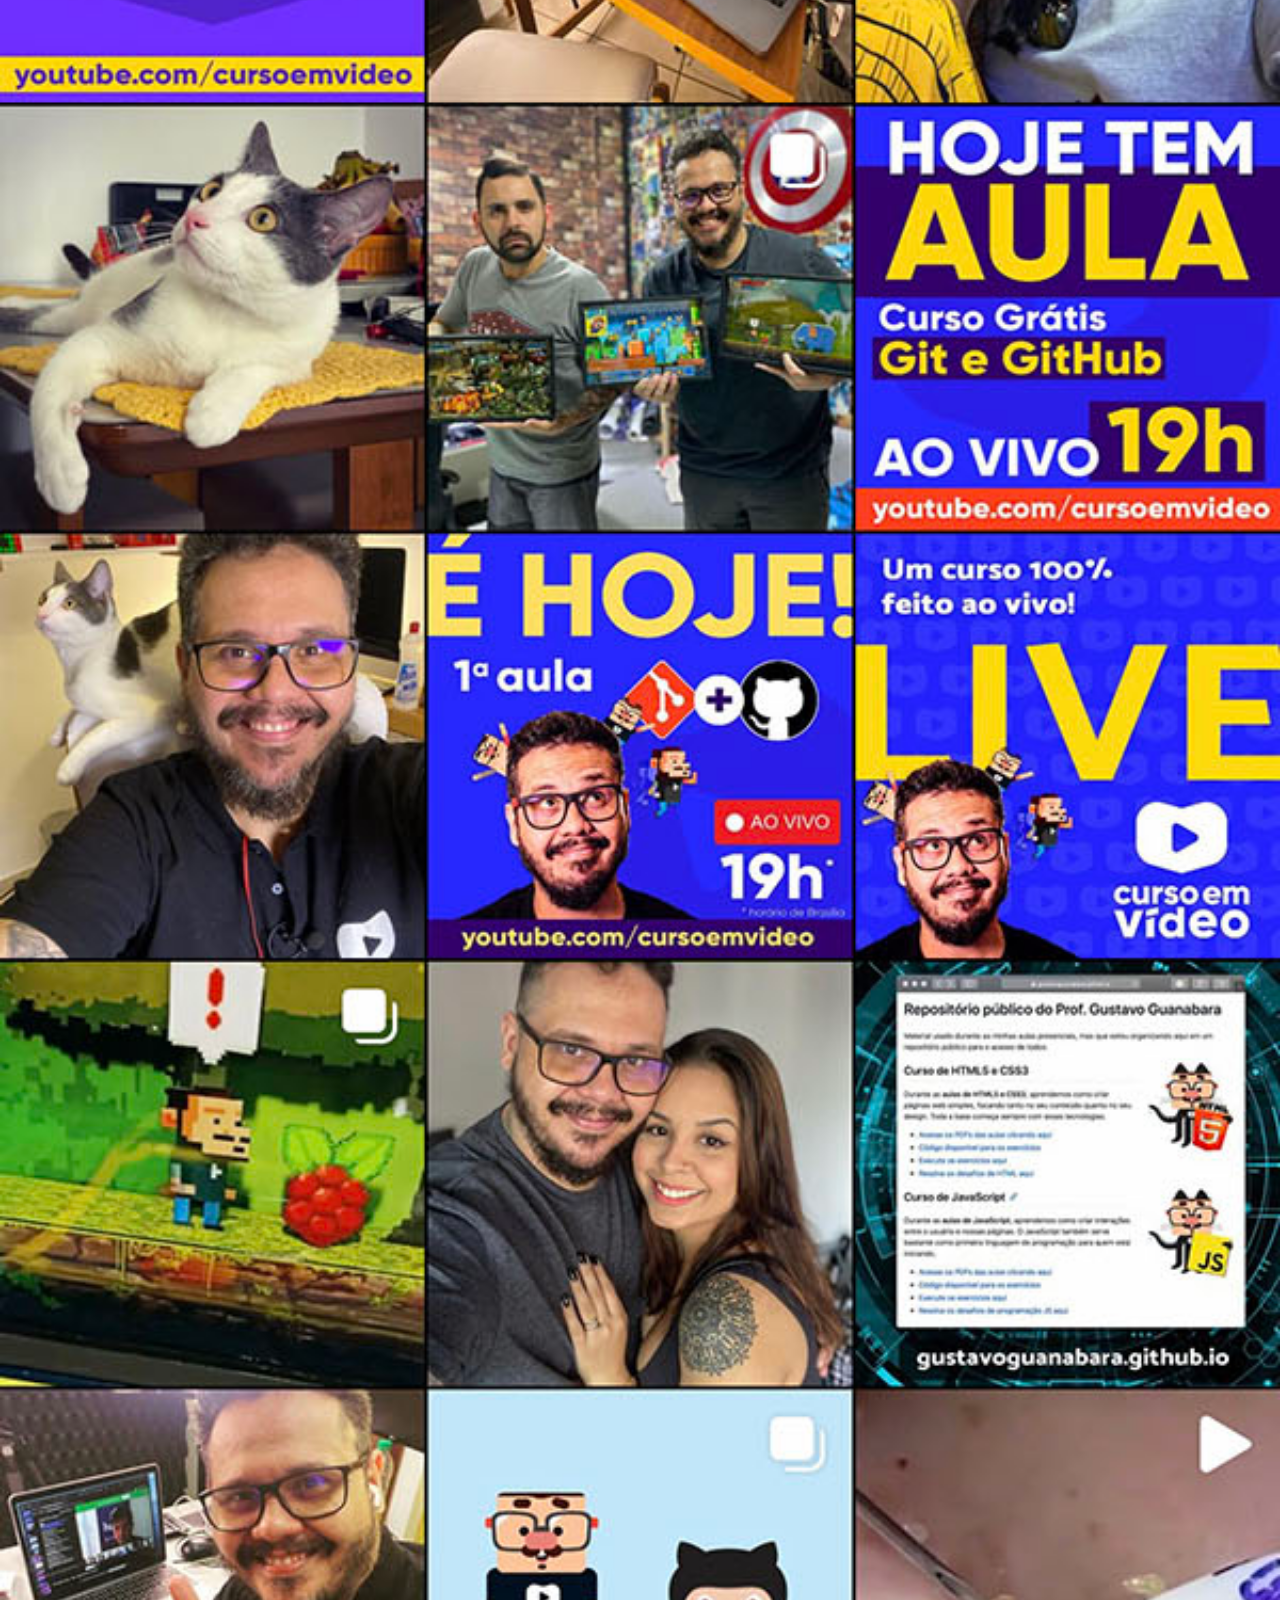
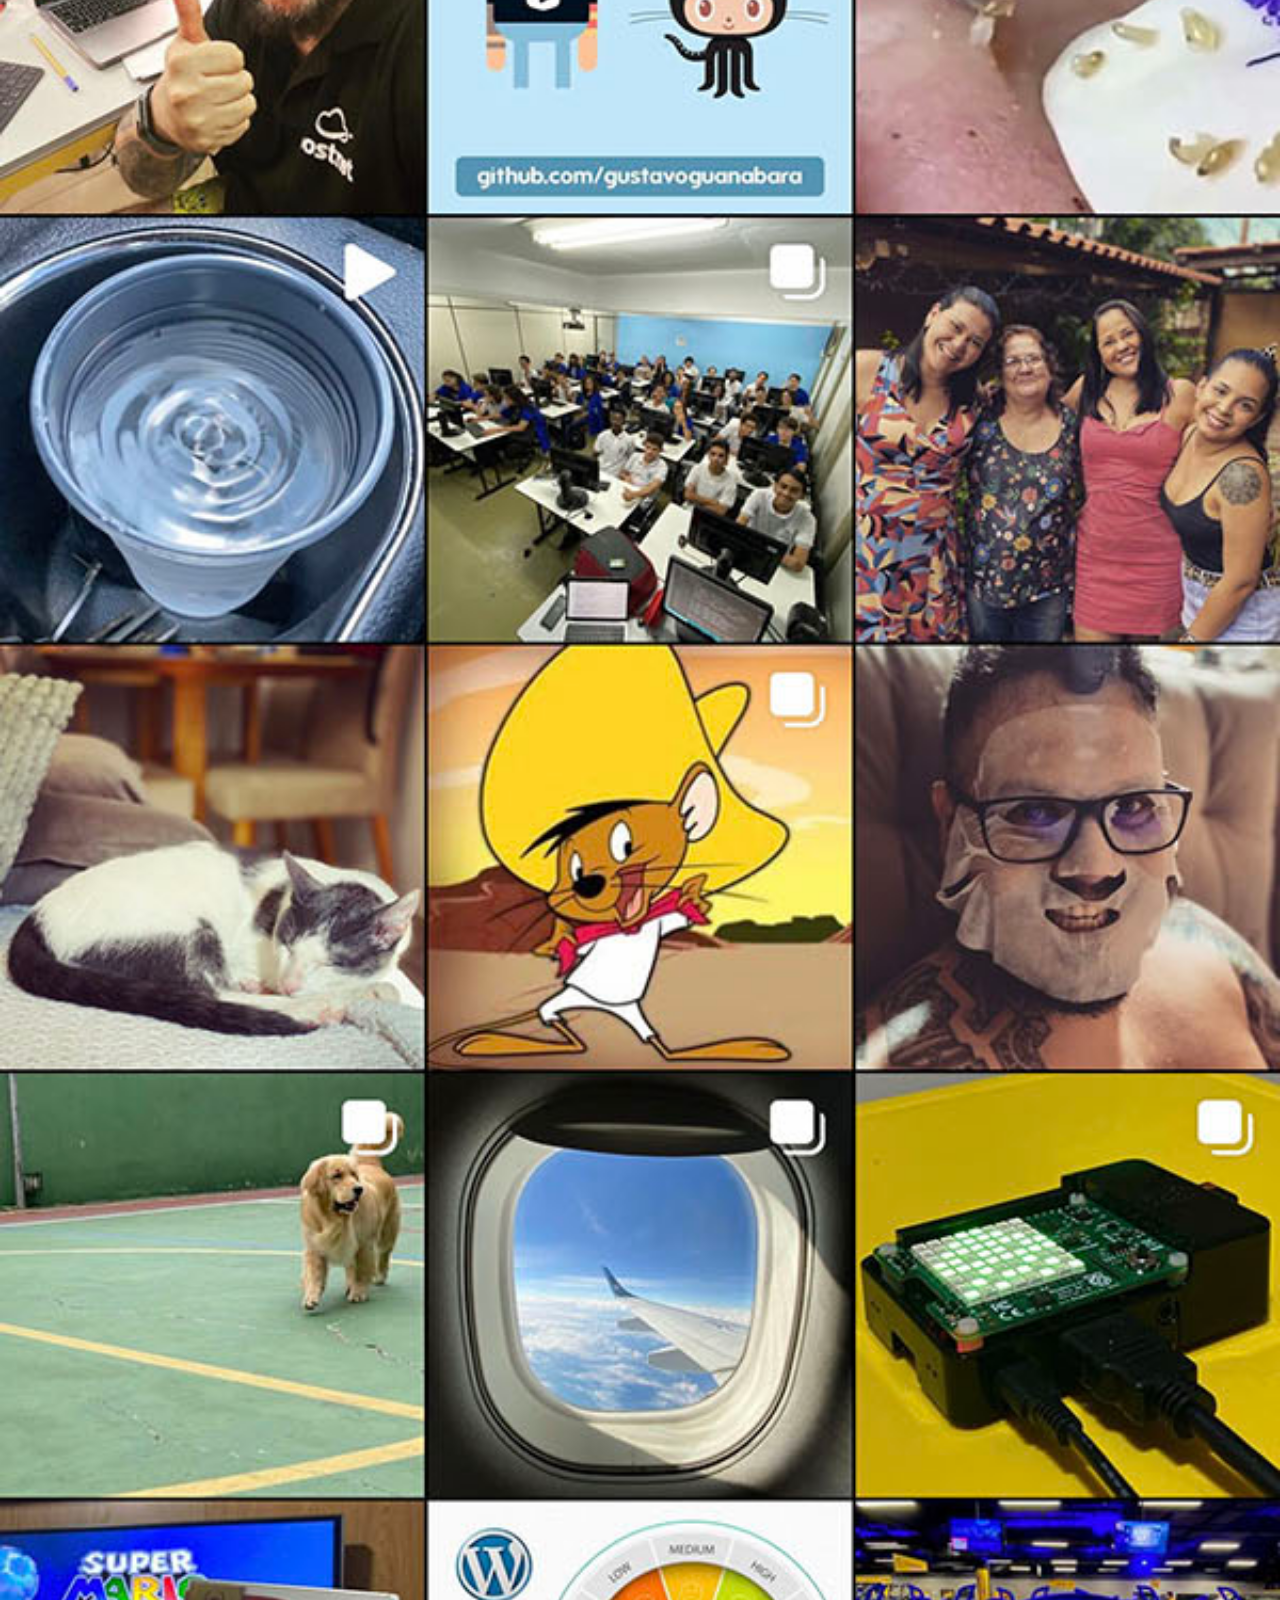
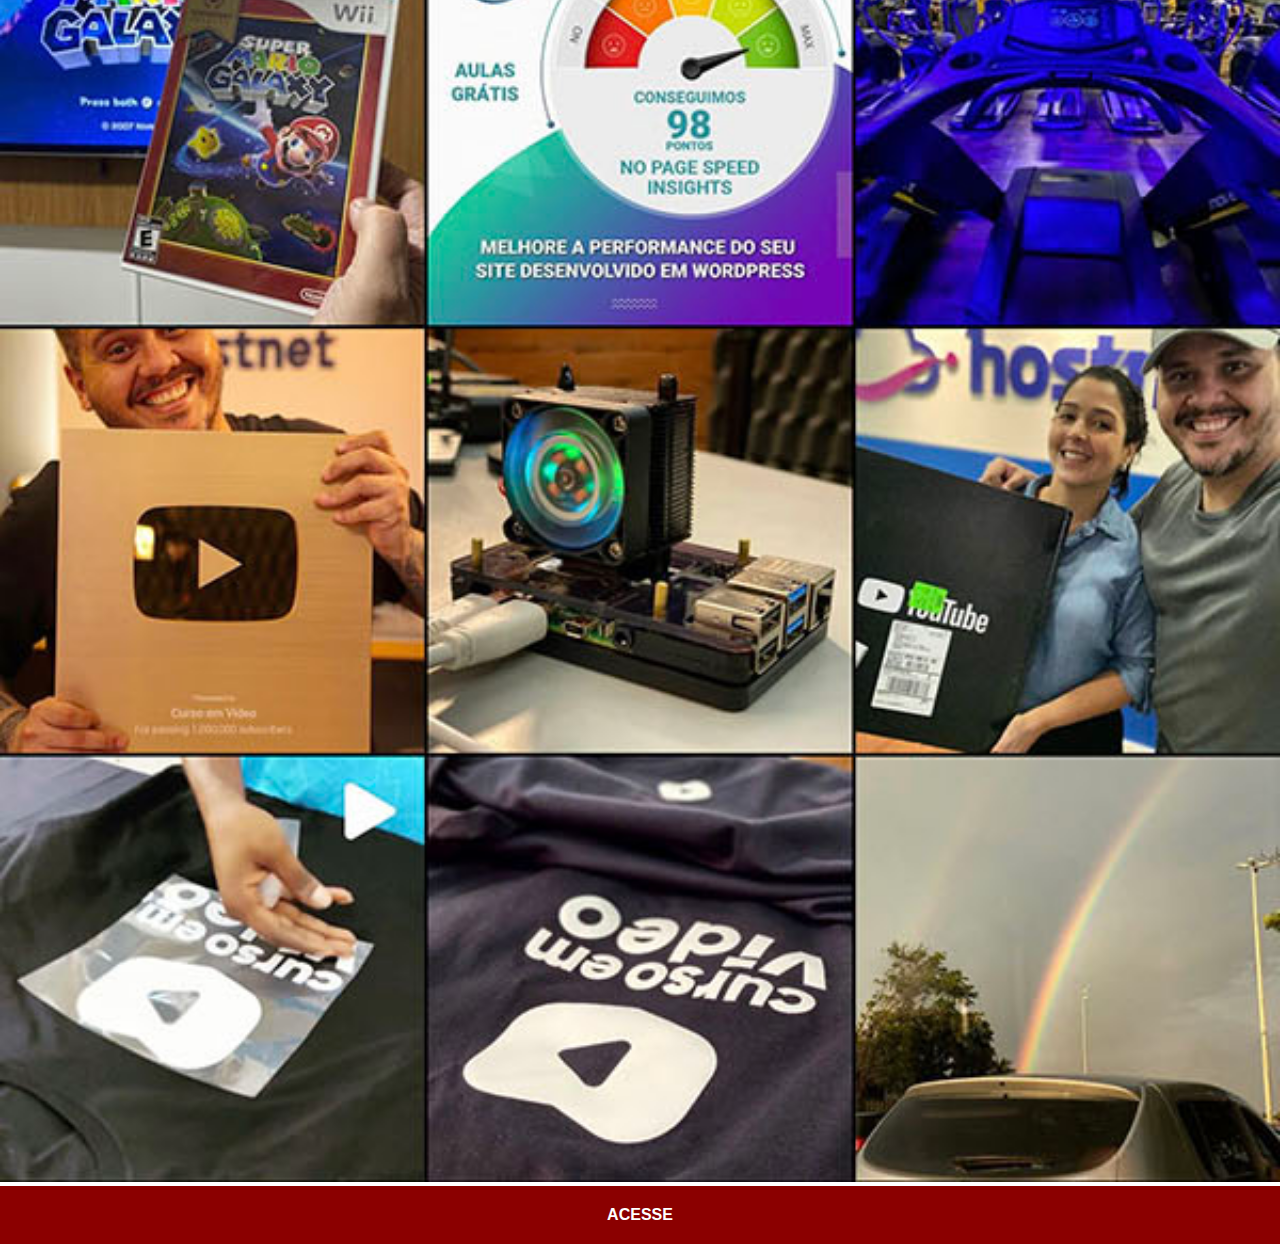
<file: instagram.html>
<!DOCTYPE html>
<html lang="pt-br">
<head>
    <meta charset="UTF-8">
    <meta http-equiv="X-UA-Compatible" content="IE=edge">
    <meta name="viewport" content="width=device-width, initial-scale=1.0">
    <title>Instagram</title>
    <link rel="stylesheet" href="estilos/social.css">
</head>
<body>
    <img src="imagens/tela-instagram.jpg" alt="">
    <a href="#" target="_blank">ACESSE</a>
</body>
</html>
</file>
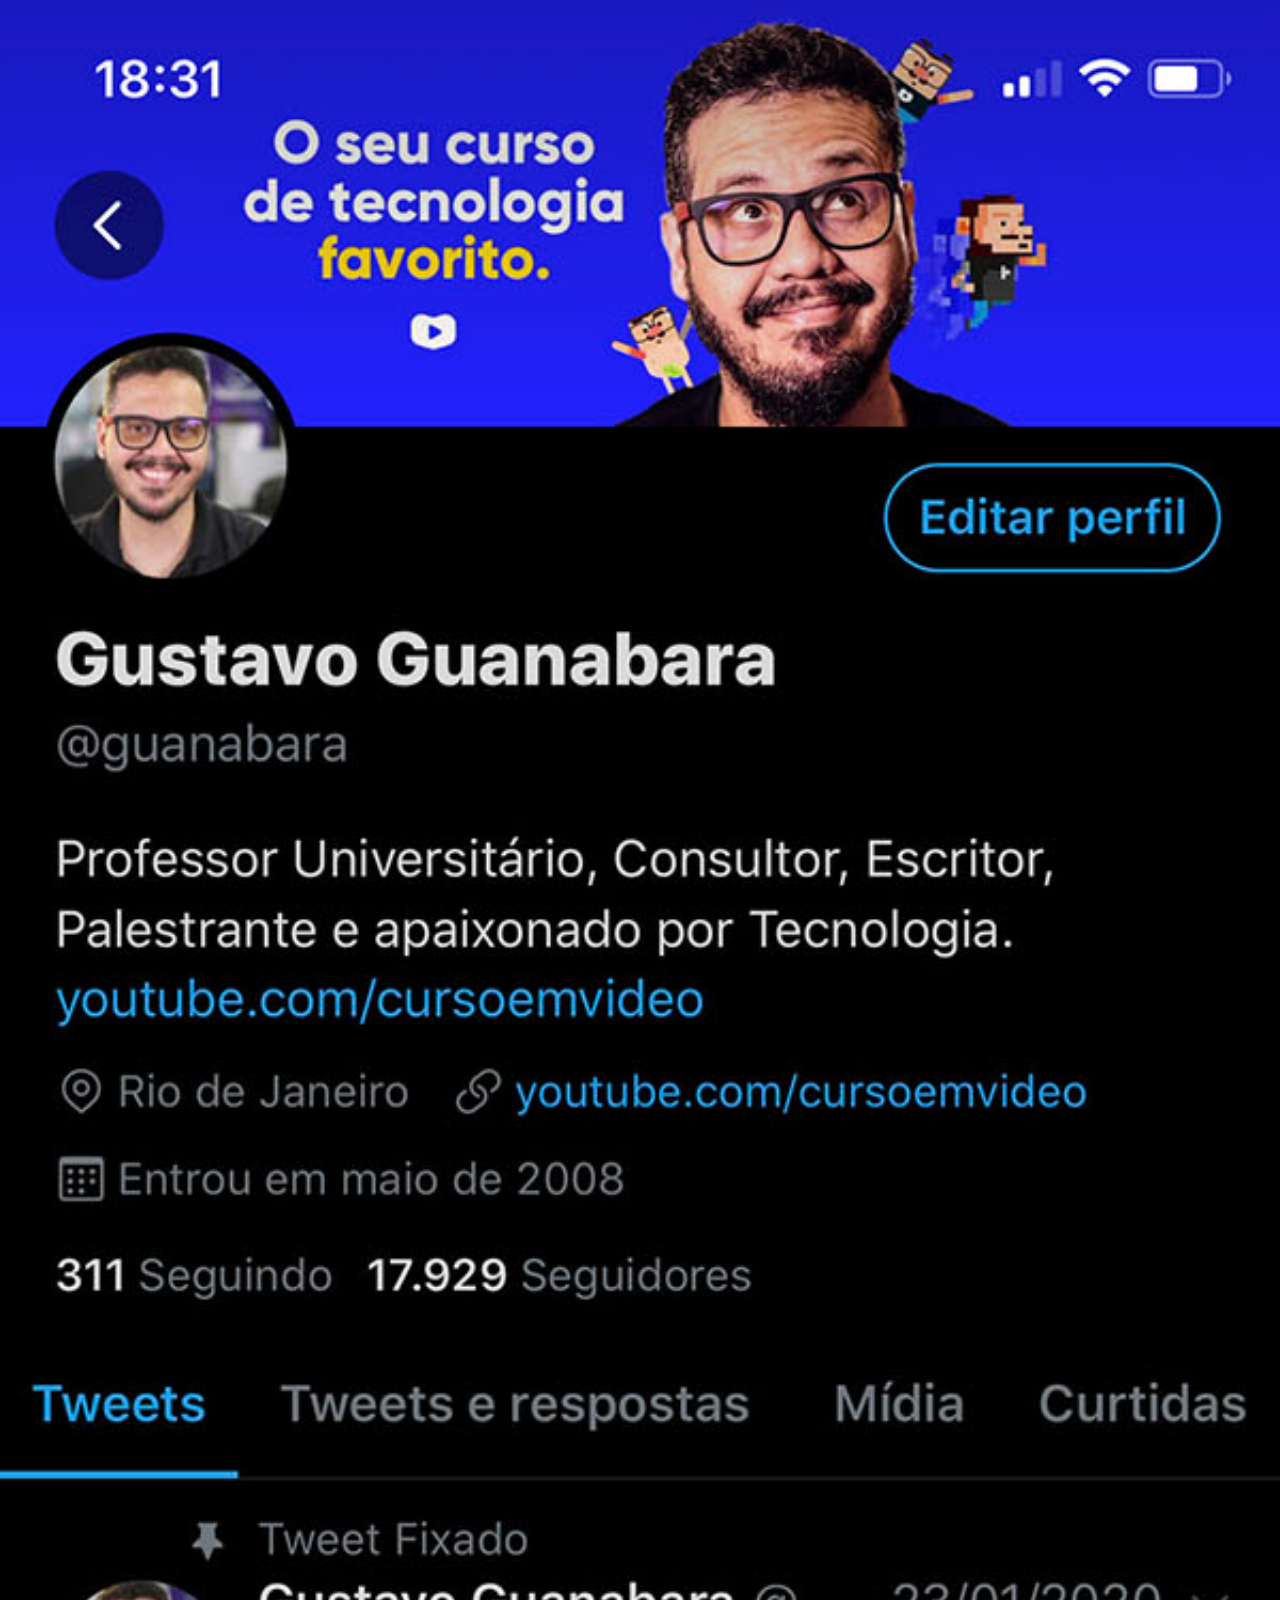
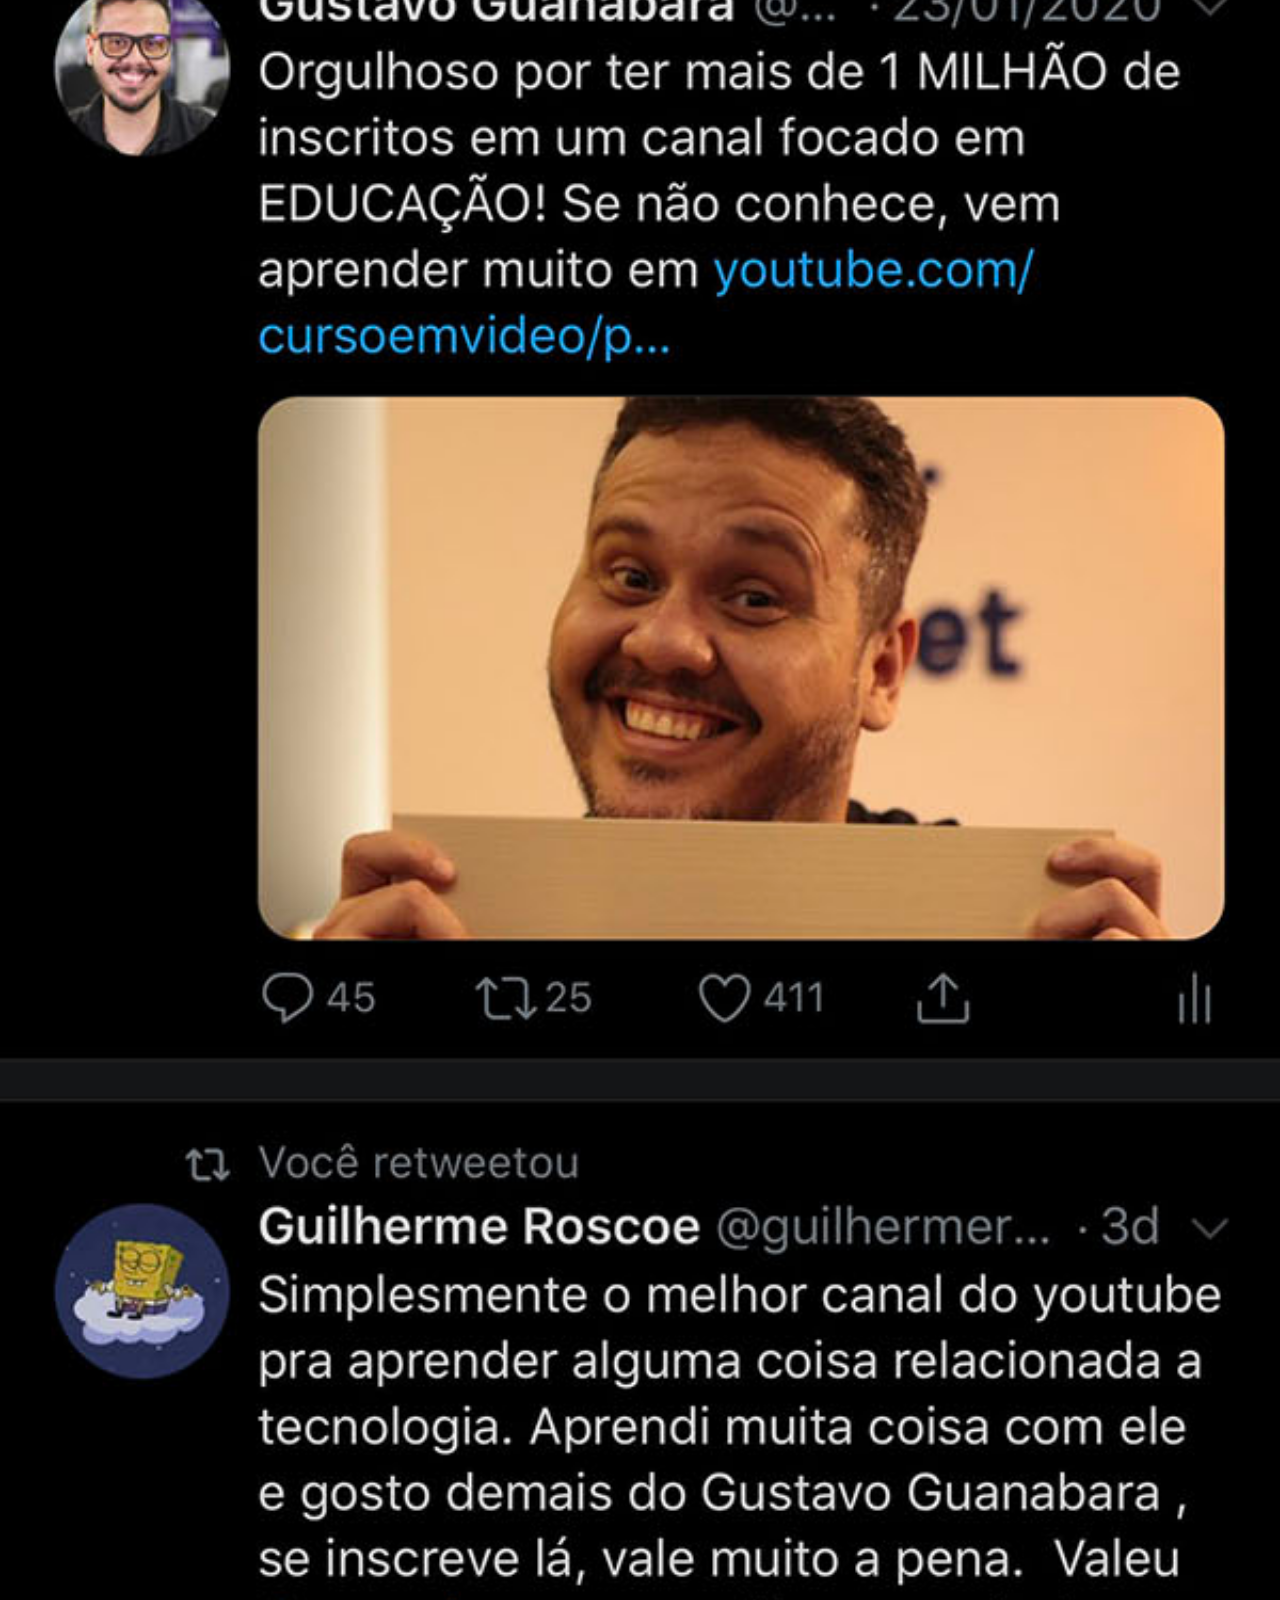
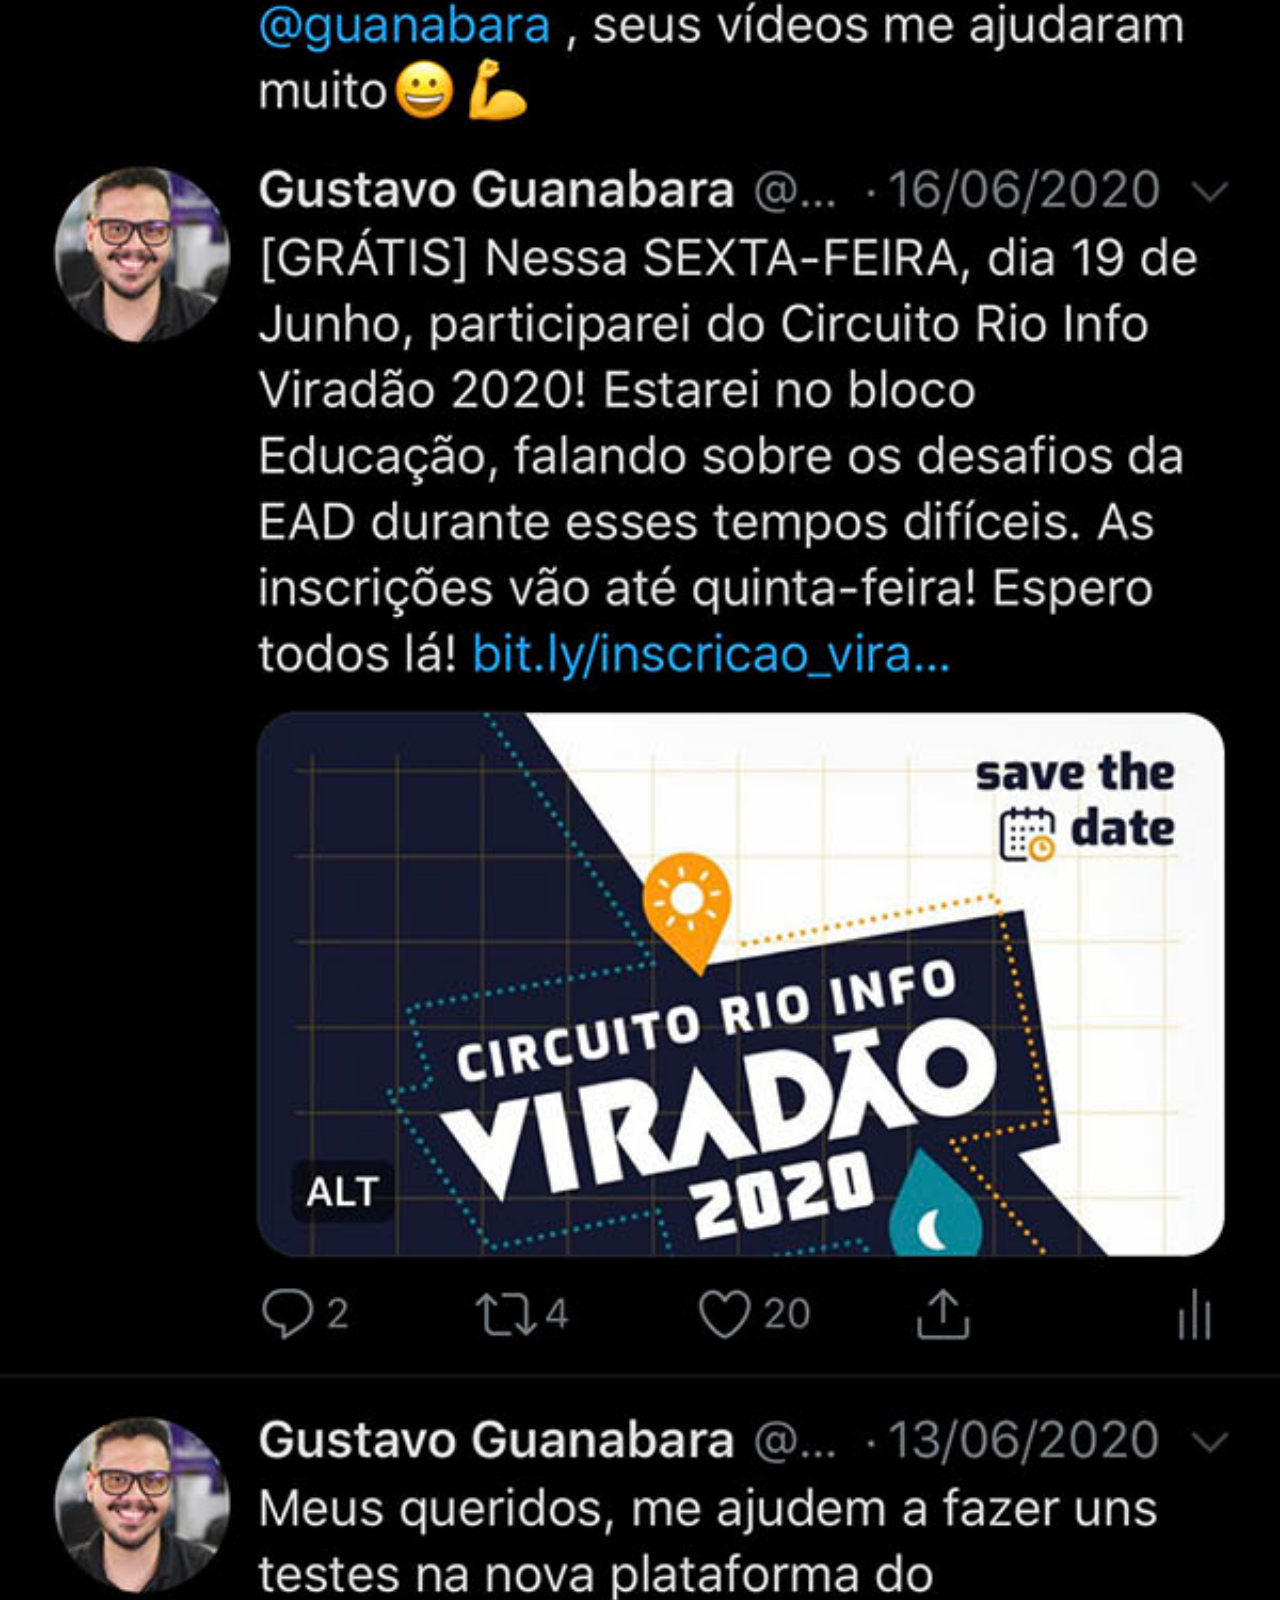
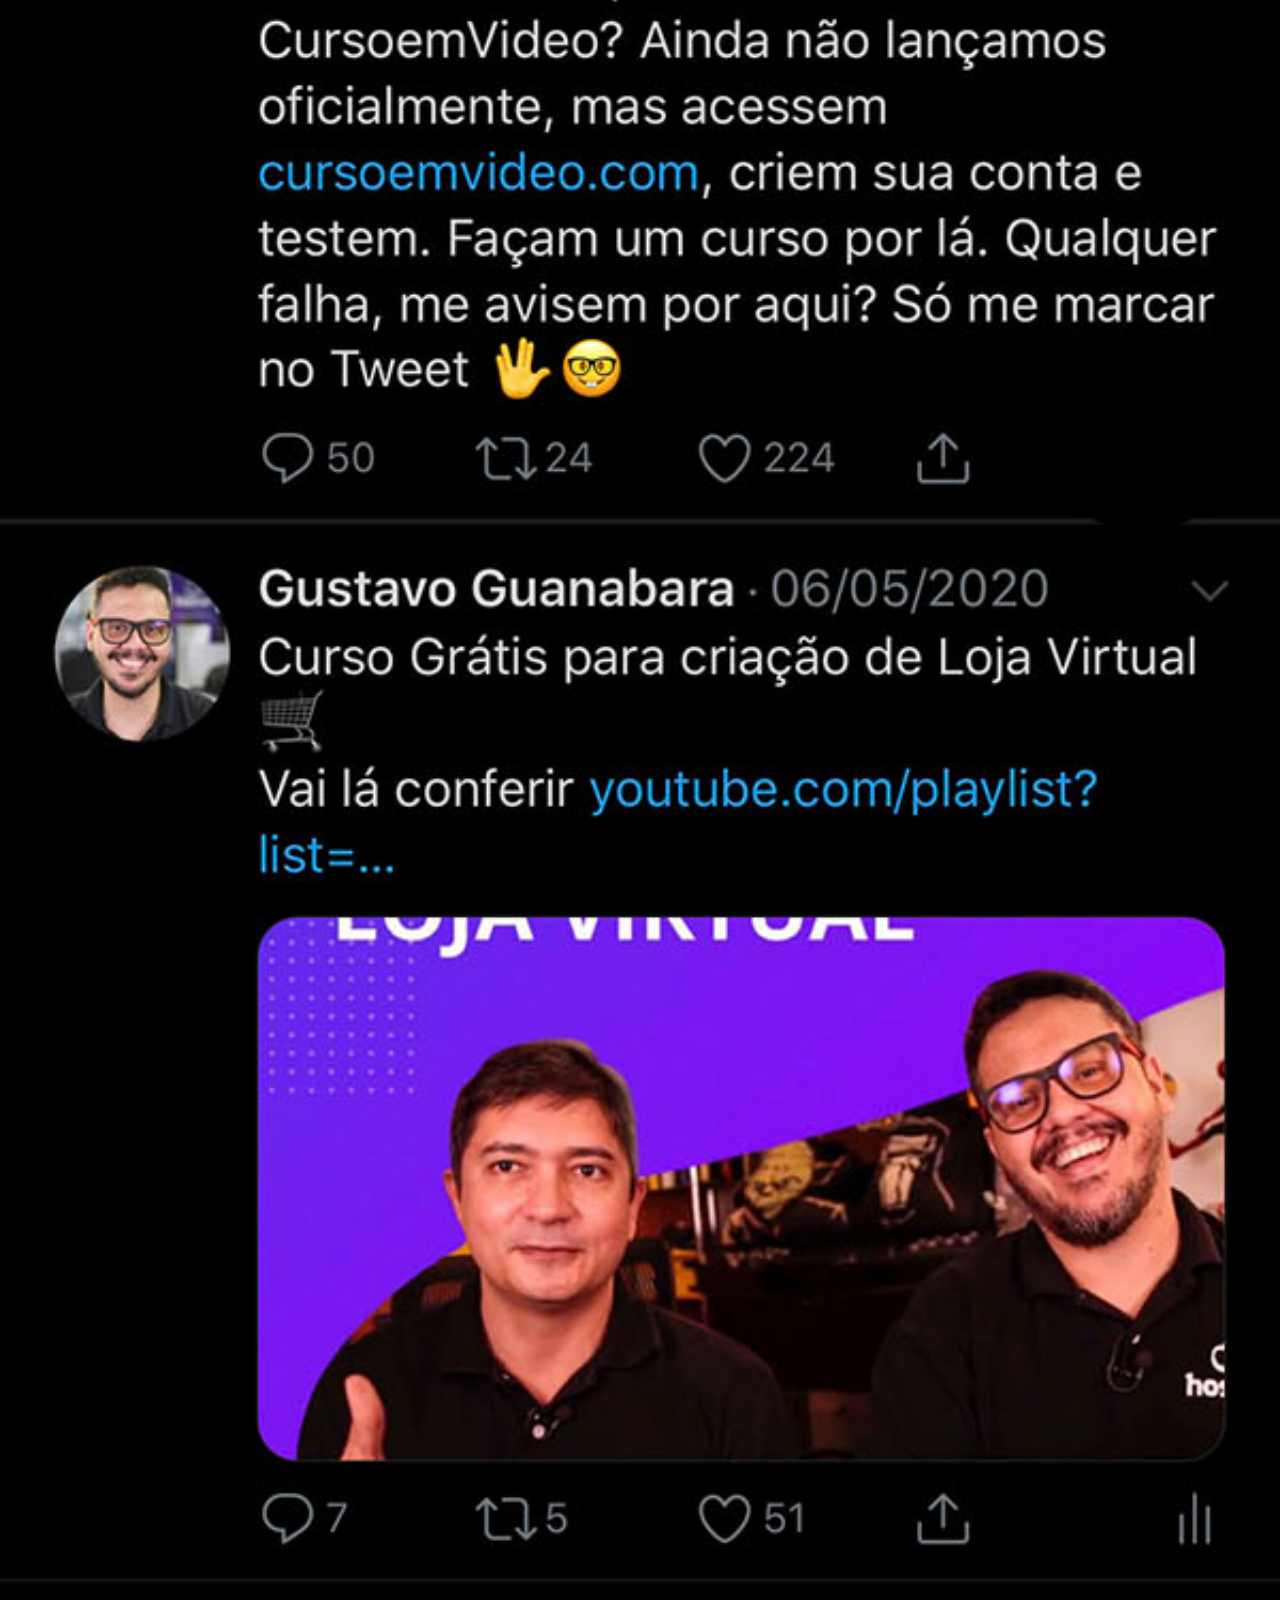
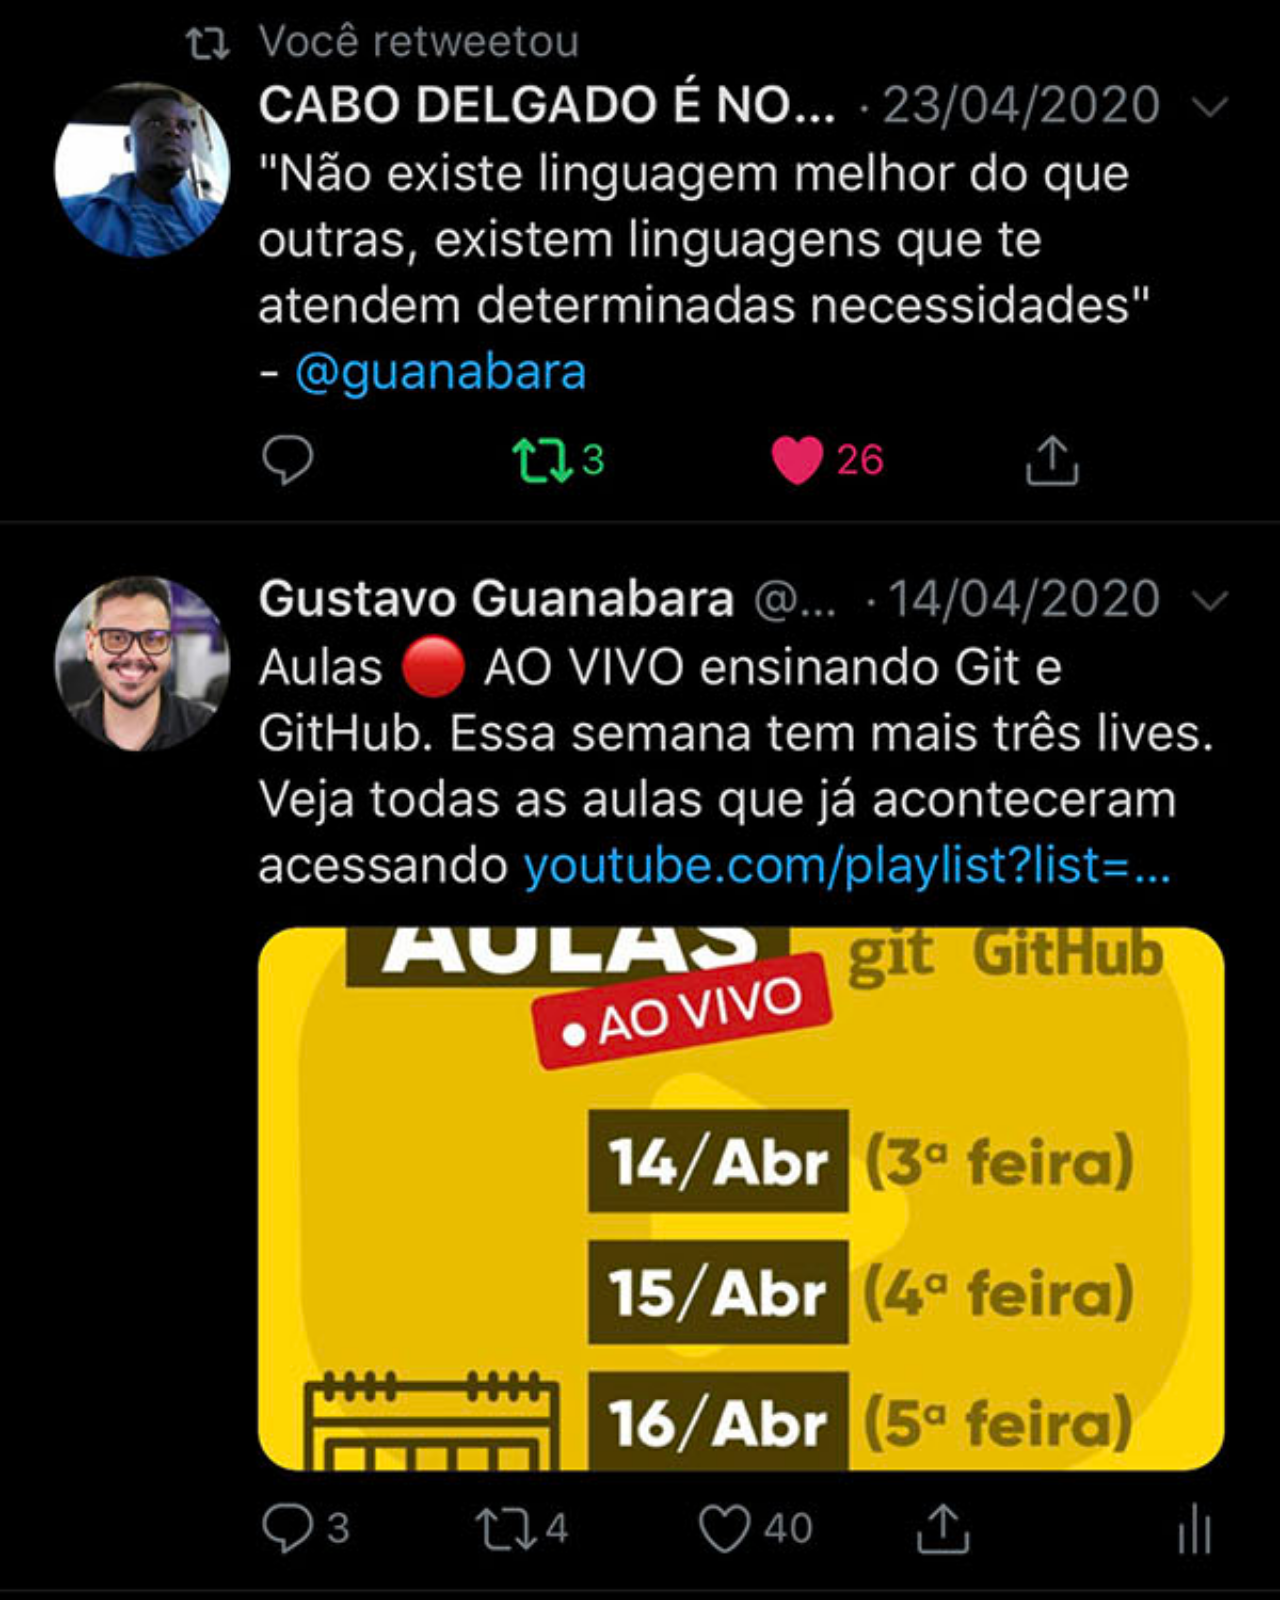
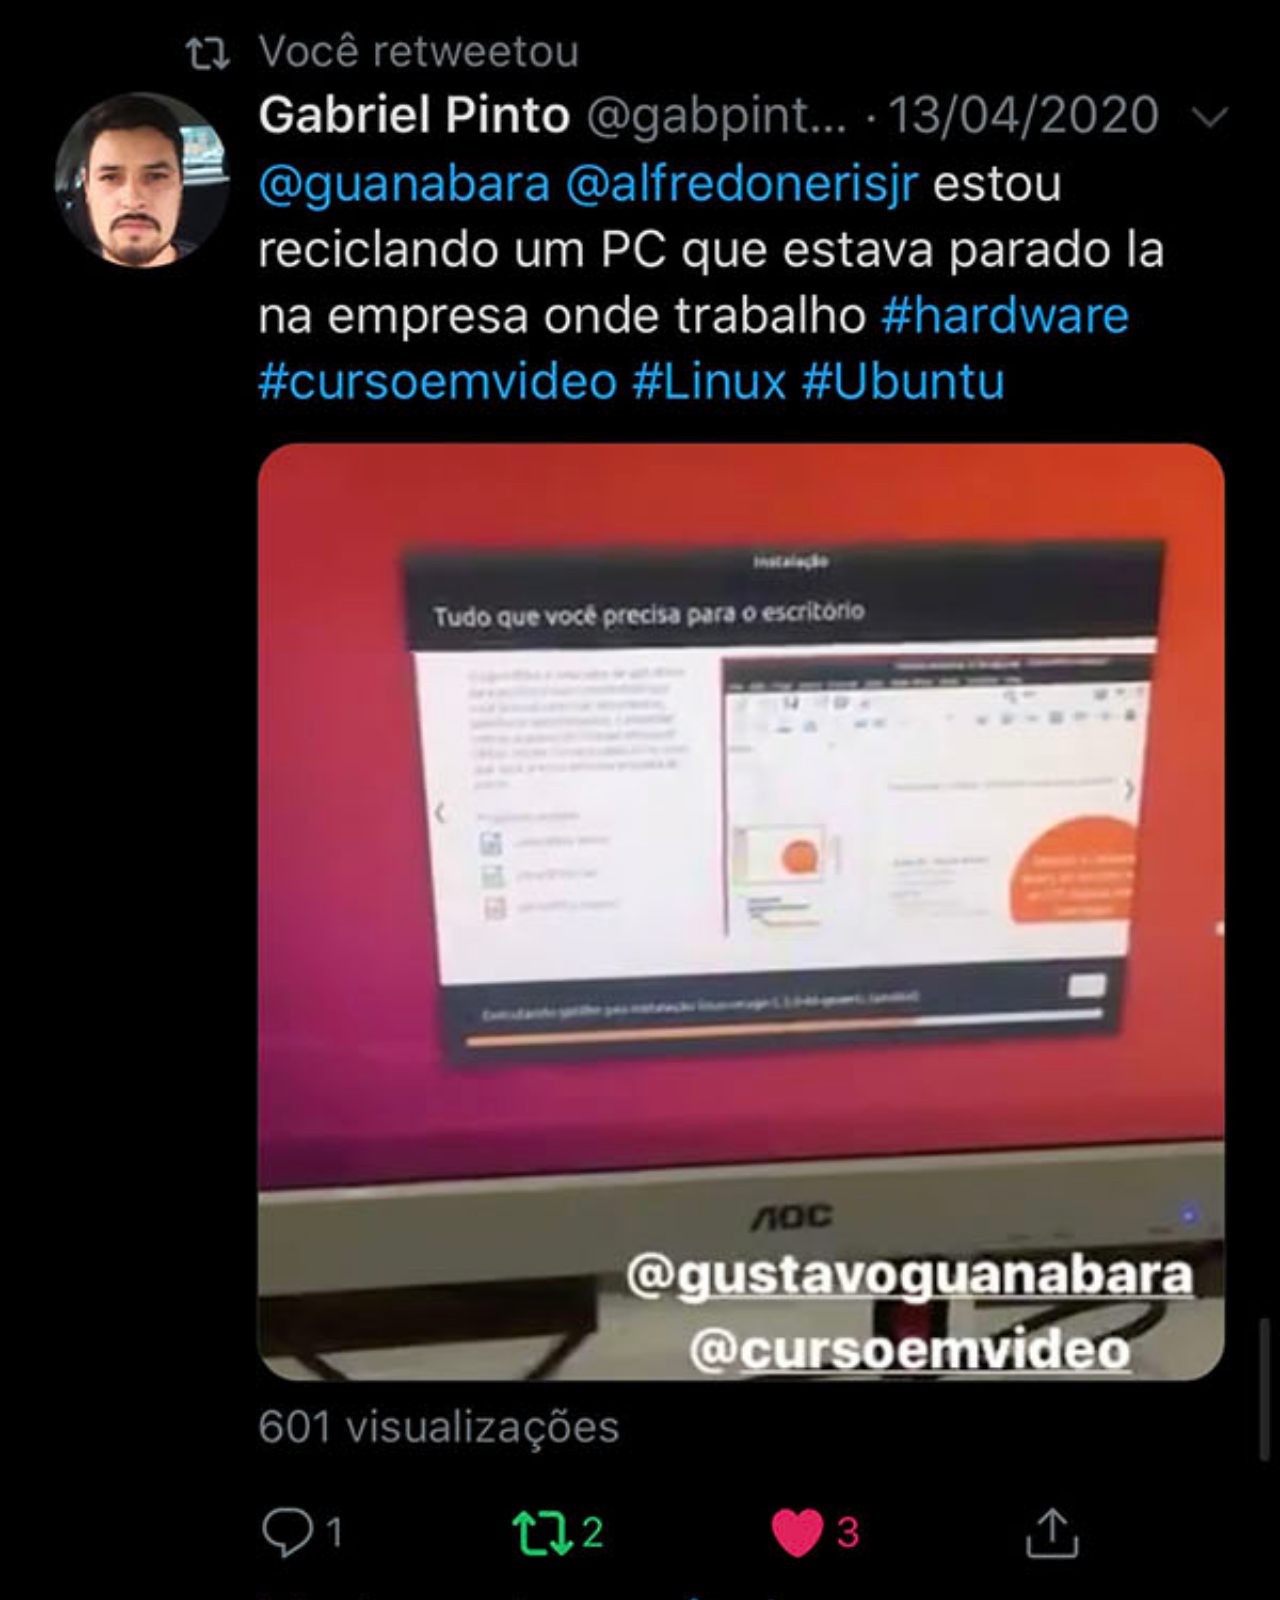
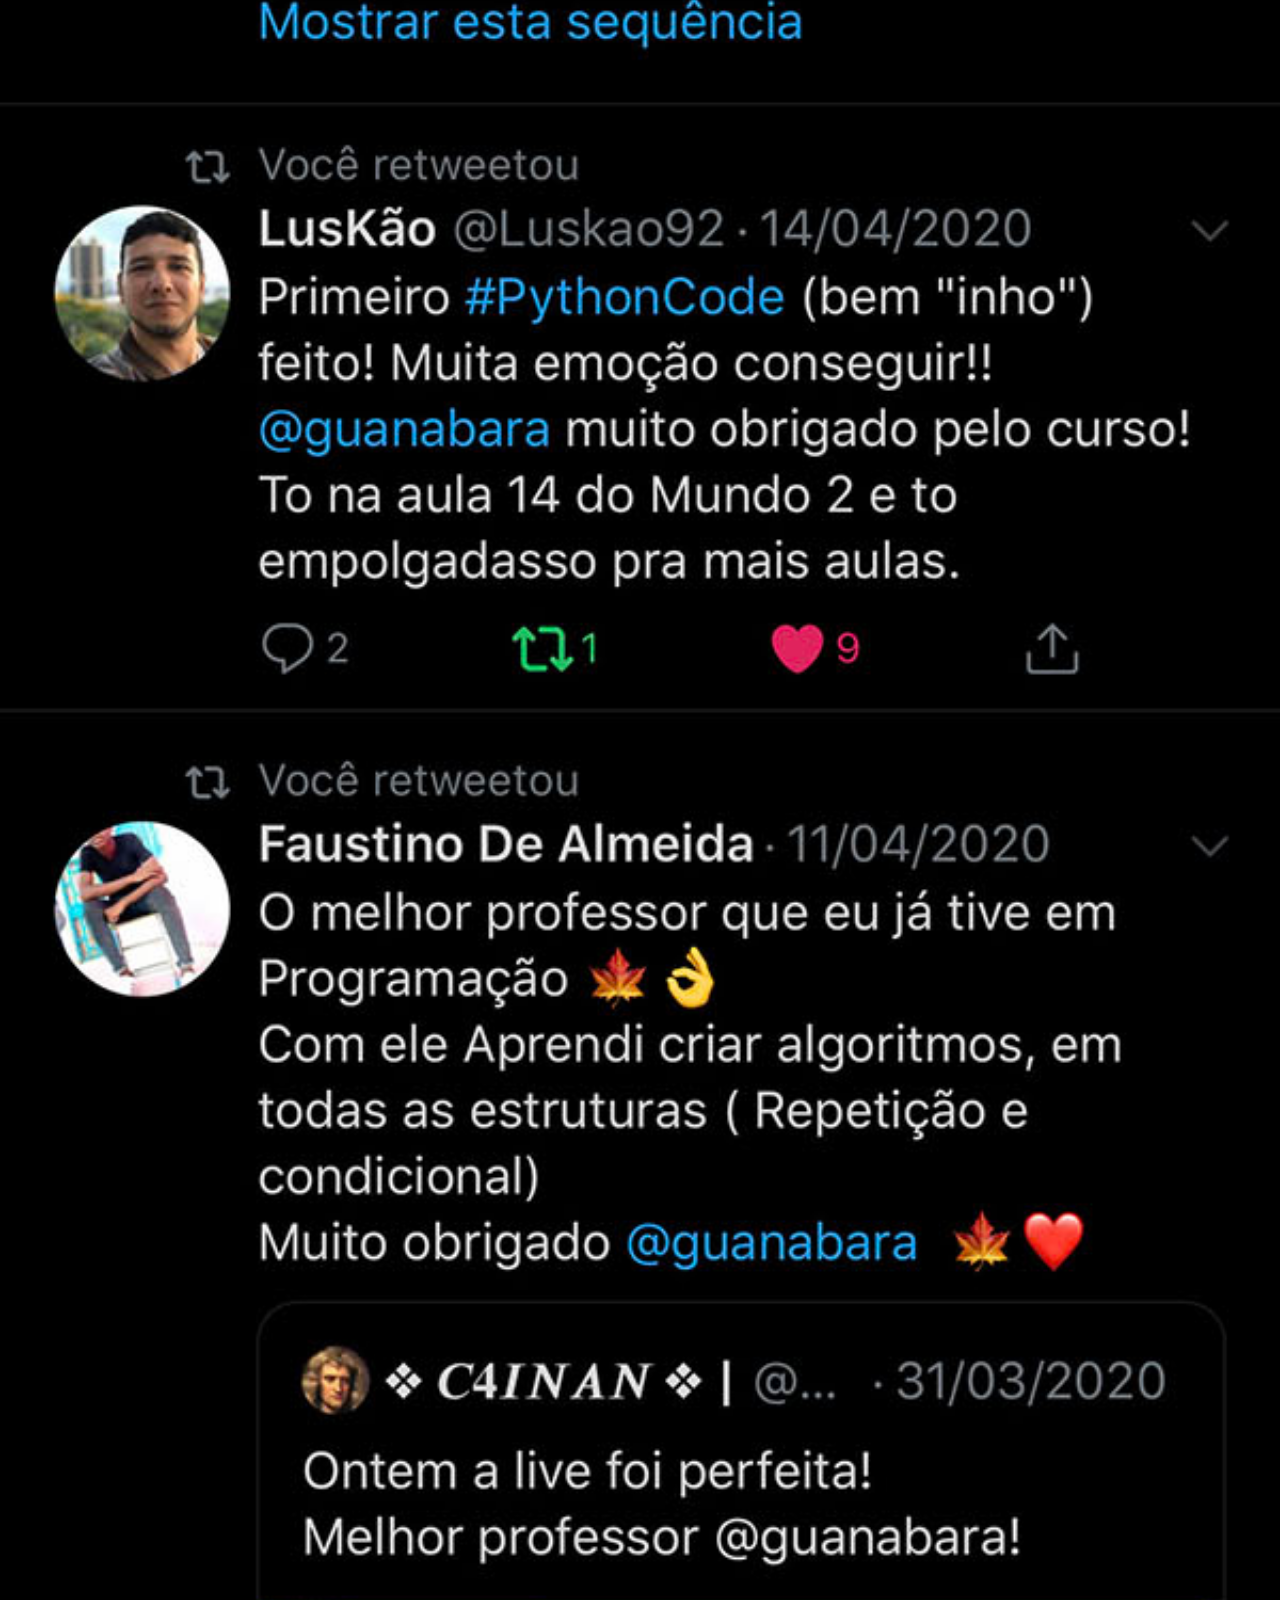
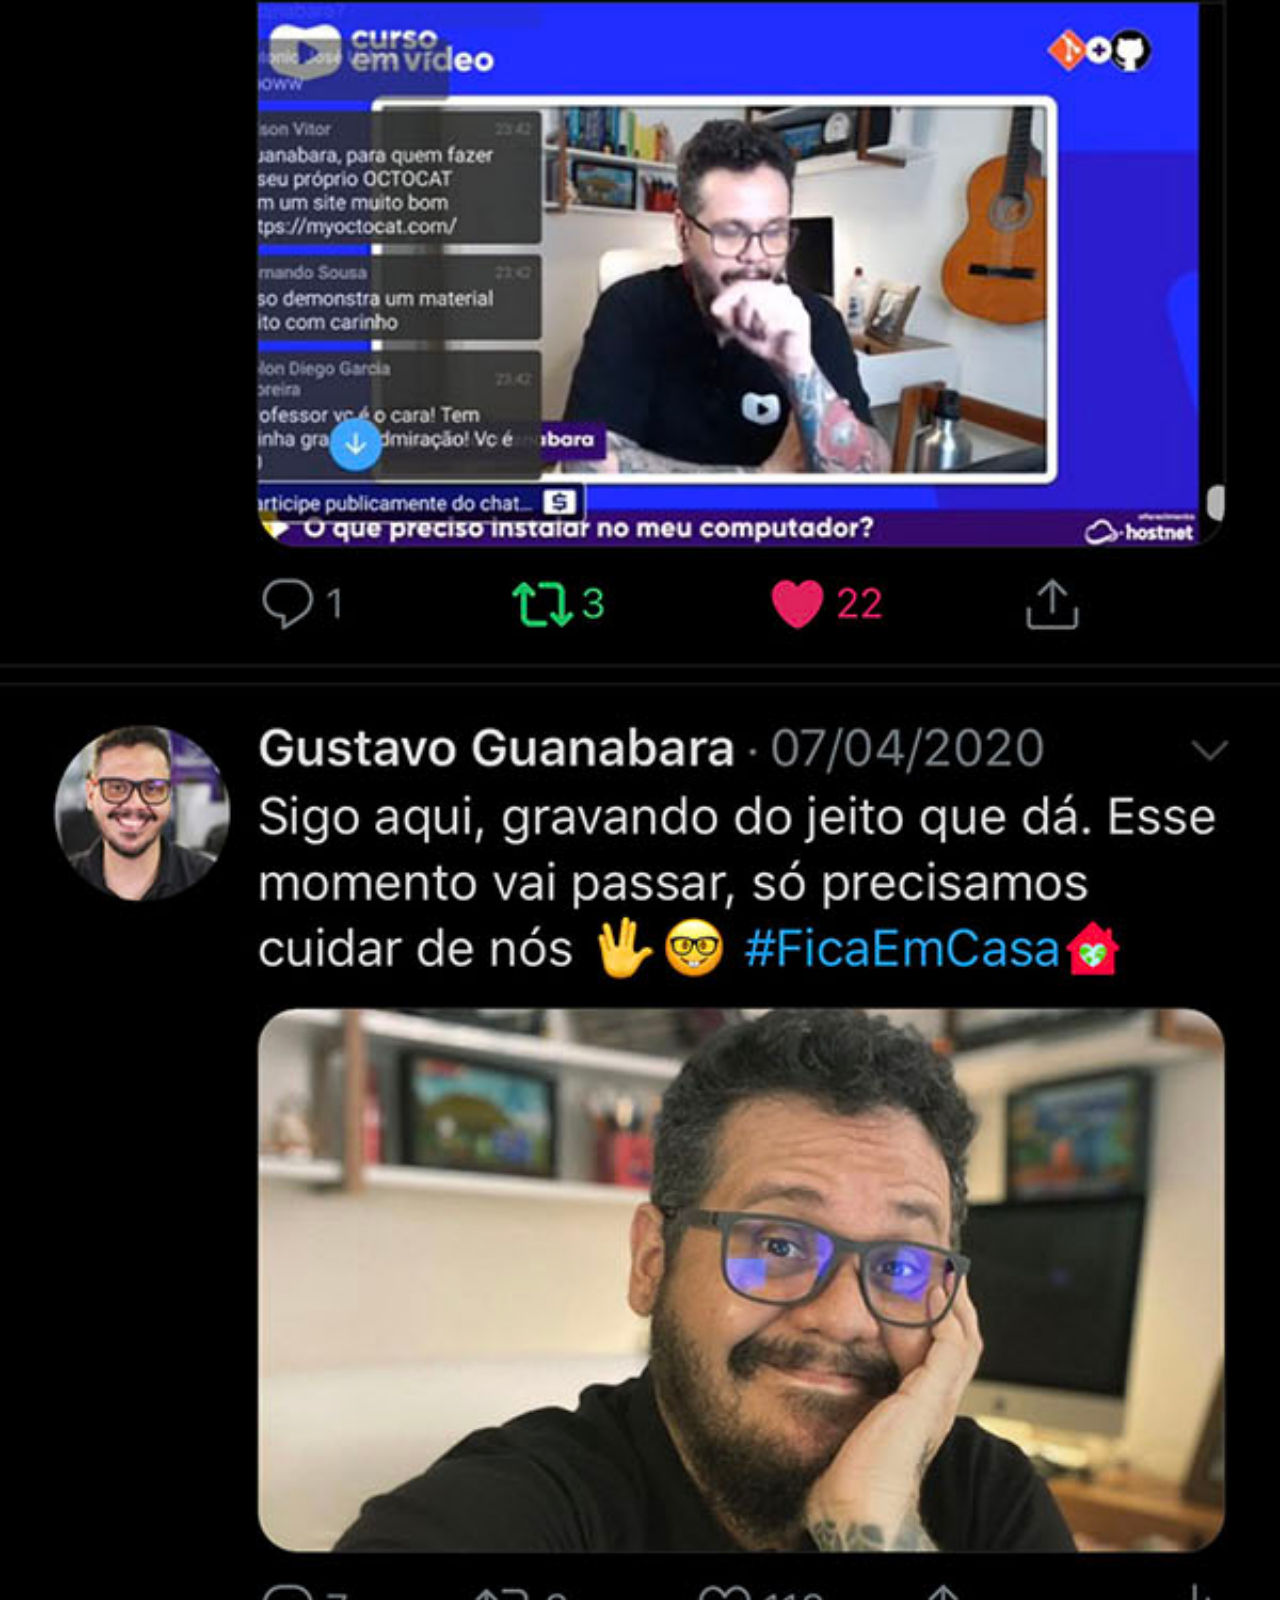
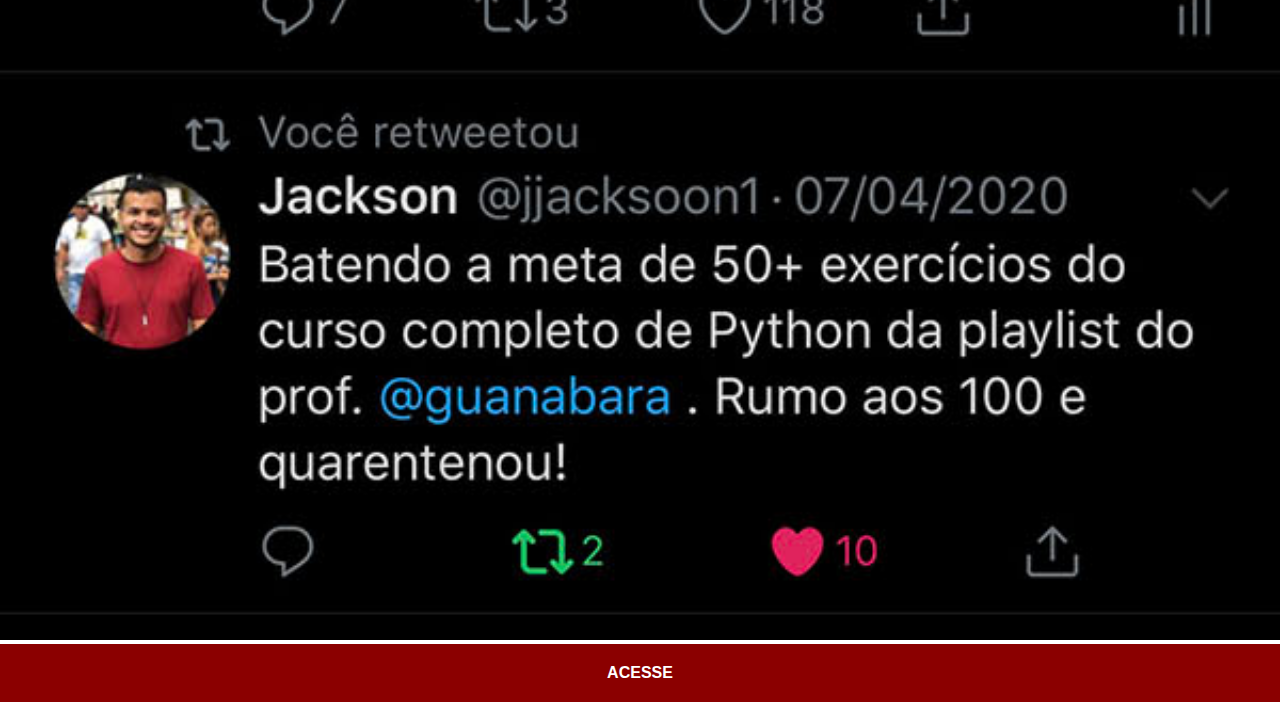
<file: twitter.html>
<!DOCTYPE html>
<html lang="pt-br">
<head>
    <meta charset="UTF-8">
    <meta http-equiv="X-UA-Compatible" content="IE=edge">
    <meta name="viewport" content="width=device-width, initial-scale=1.0">
    <title>Twitter</title>
    <link rel="stylesheet" href="estilos/social.css">
</head>
<body>
    <img src="imagens/tela-twitter.jpg" alt="">
    <a href="#" target="_blank">ACESSE</a>
</body>
</html>
</file>
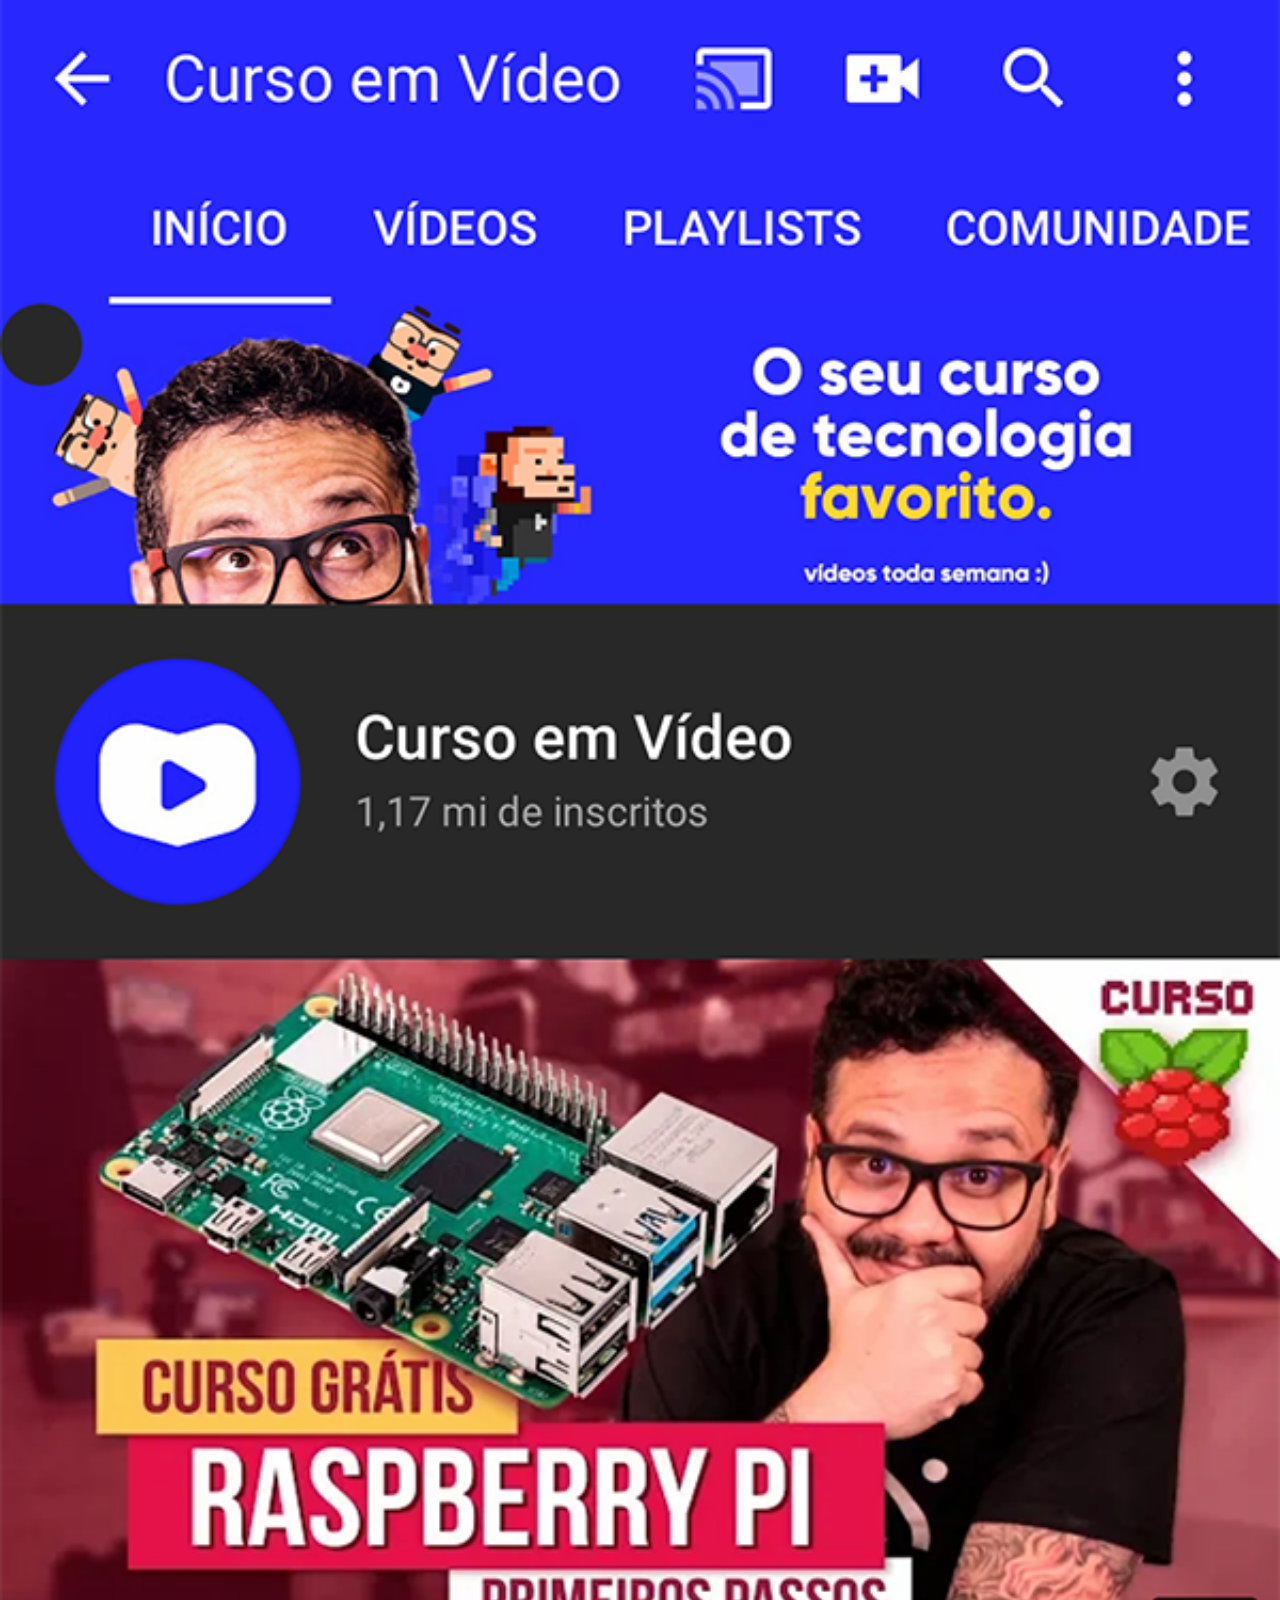
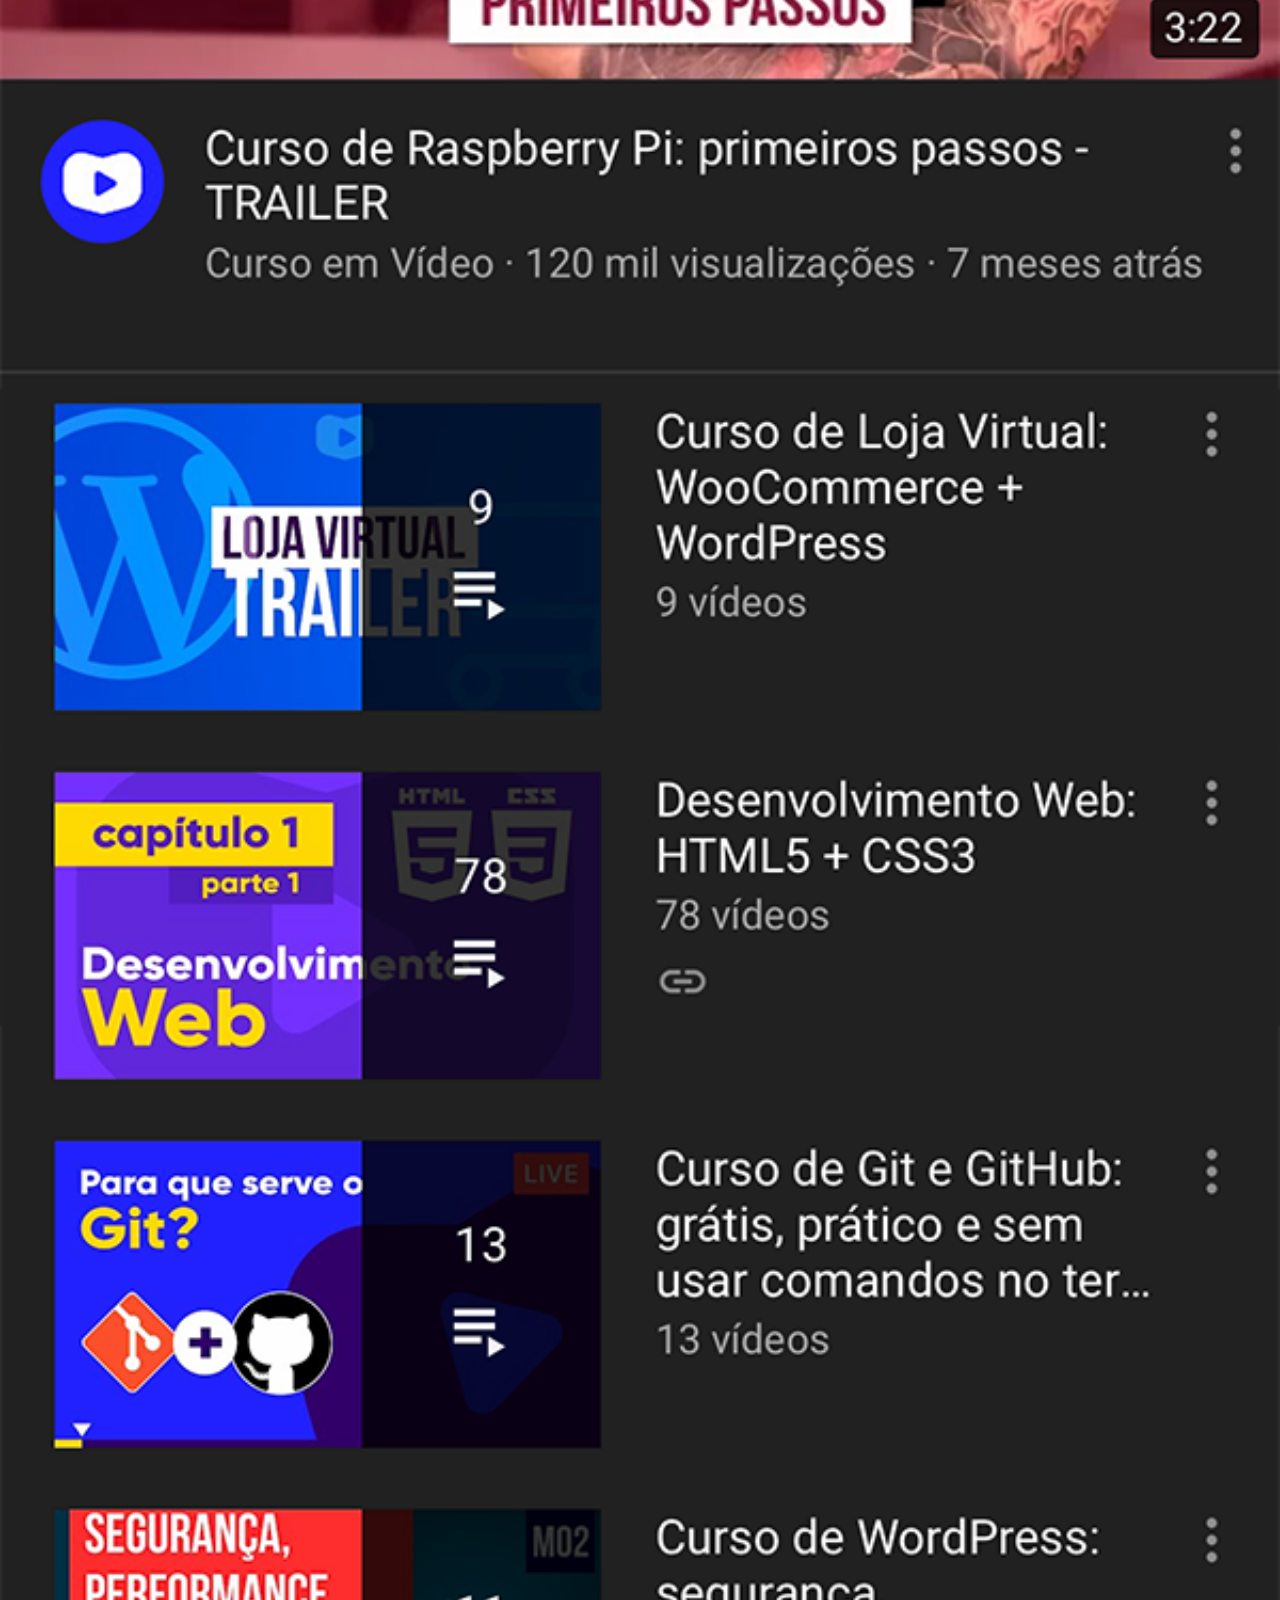
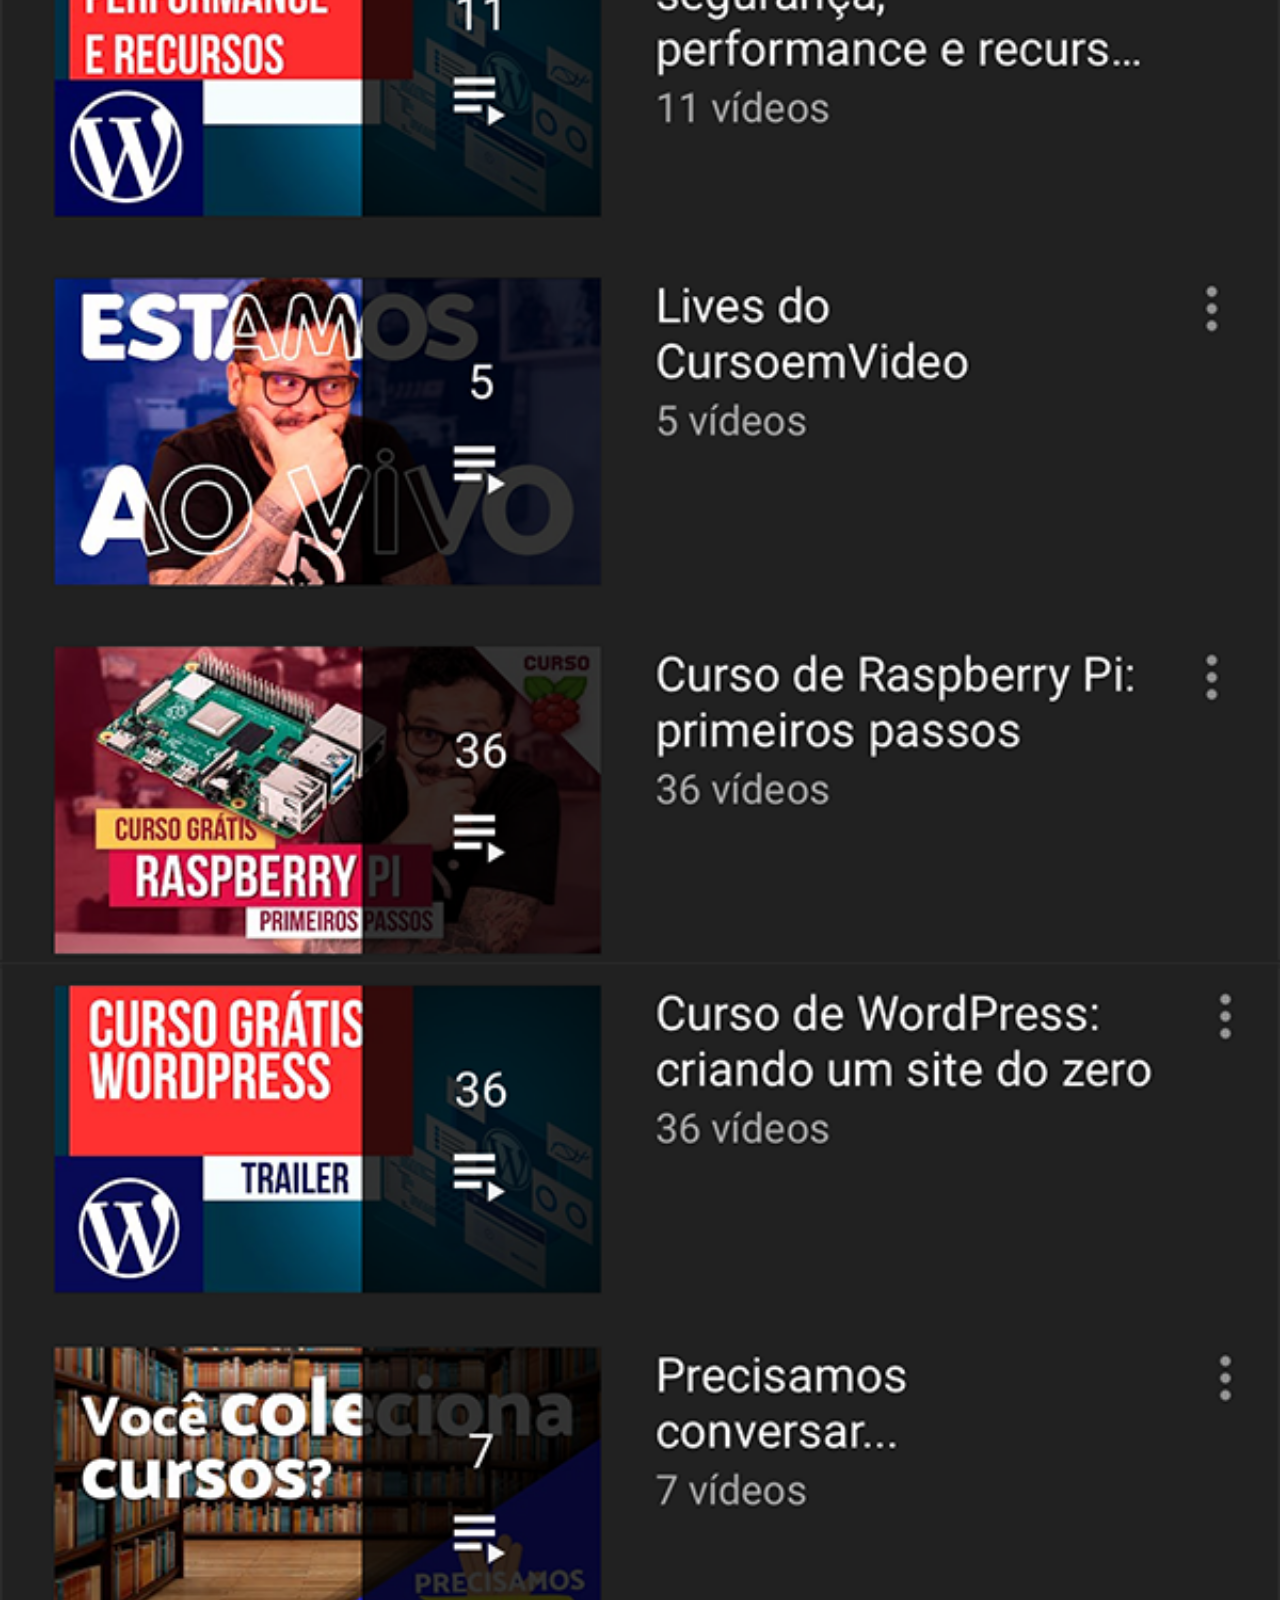
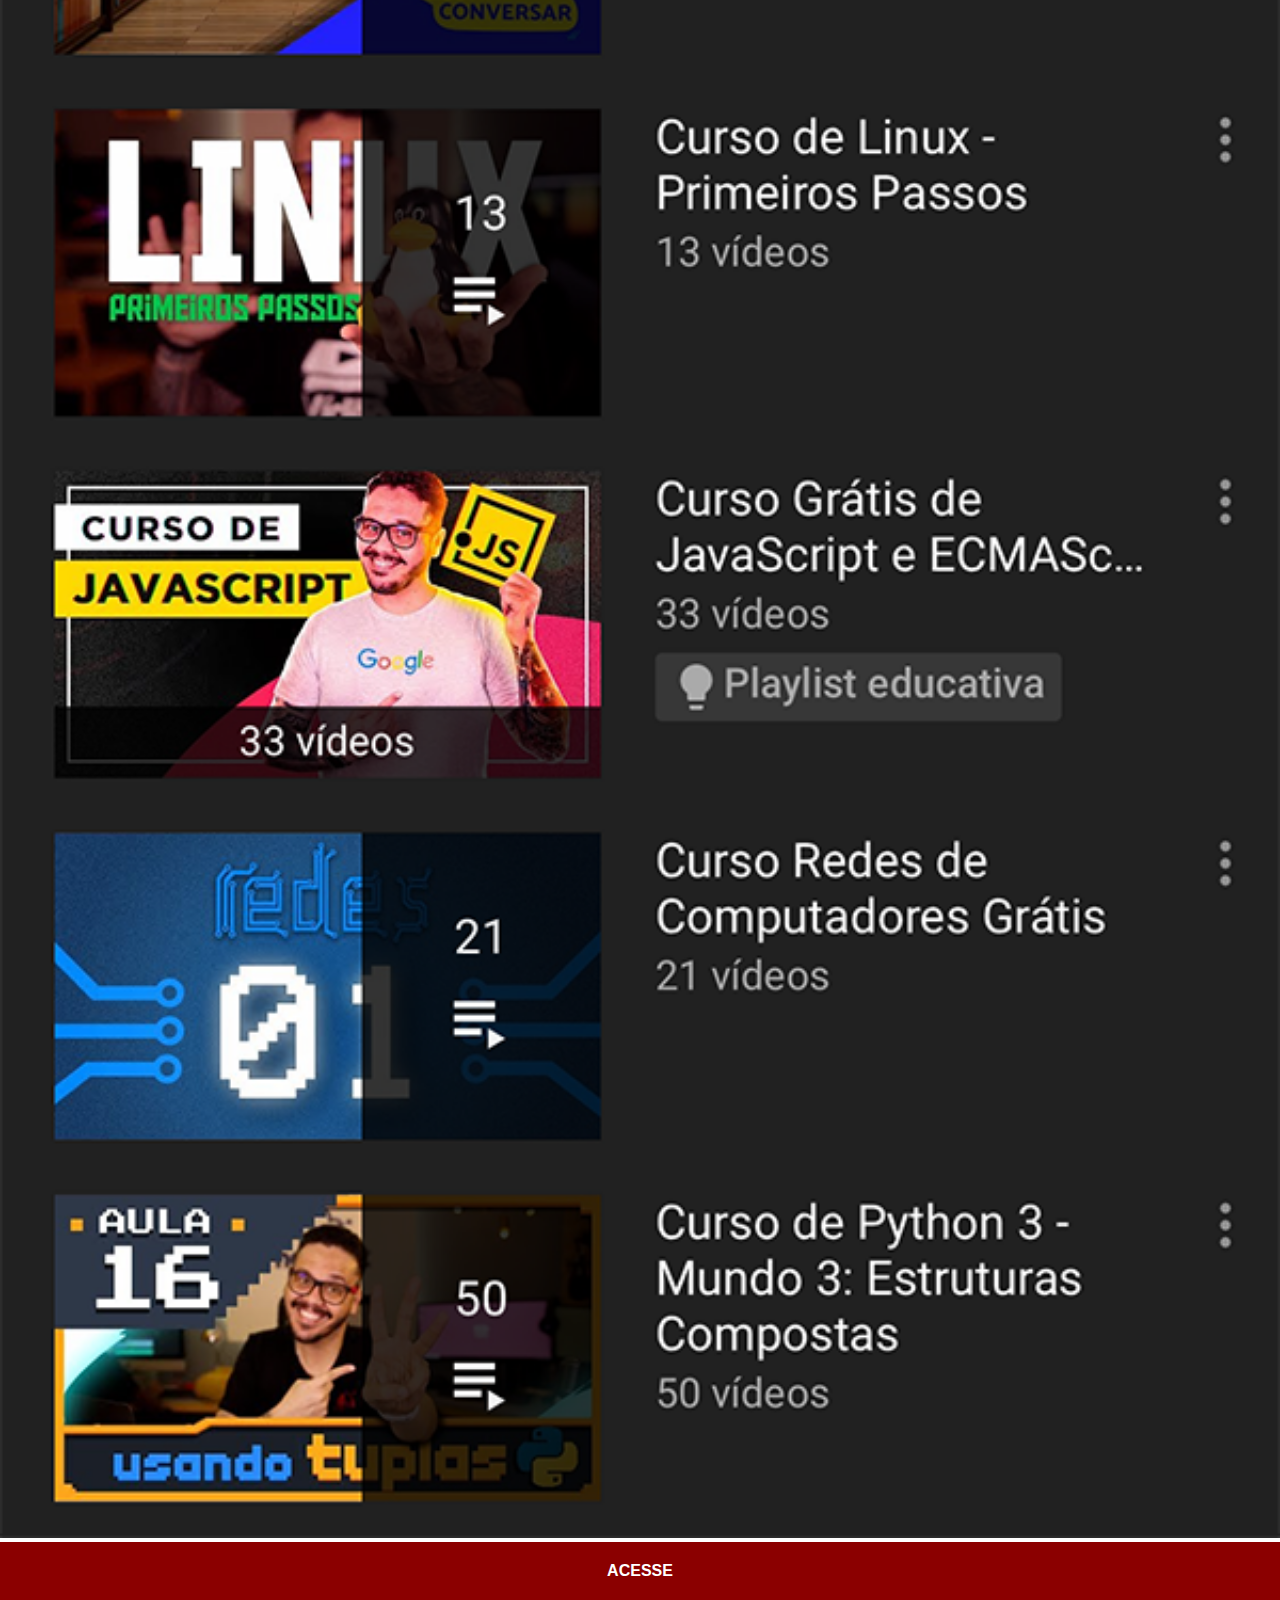
<file: youtube.html>
<!DOCTYPE html>
<html lang="pt-br">
<head>
    <meta charset="UTF-8">
    <meta http-equiv="X-UA-Compatible" content="IE=edge">
    <meta name="viewport" content="width=device-width, initial-scale=1.0">
    <title>YouTube</title>
    <link rel="stylesheet" href="estilos/social.css">
</head>
<body>
    <img src="imagens/tela-youtube.png" alt="YouTube">
    <a href="https://www.youtube.com/c/CursoemVídeo/playlists" target="_blank">ACESSE</a>
</body>
</html>
</file>
<file: estilos/social.css>
*{
    margin: 0px;
    pad: 0px;
    font-family: Arial, Helvetica, sans-serif;
}
::-webkit-scrollbar{
    width: 0px;
    height: 0px;
}
img{
    width: 100vw;

}
a{
    display: block;
    color: white;
    background-color: darkred;
    padding: 20px;
    text-align: center;
    font-weight: bolder;
    text-decoration: none;
}
a:hover{
    background-color: red;
}
</file>
